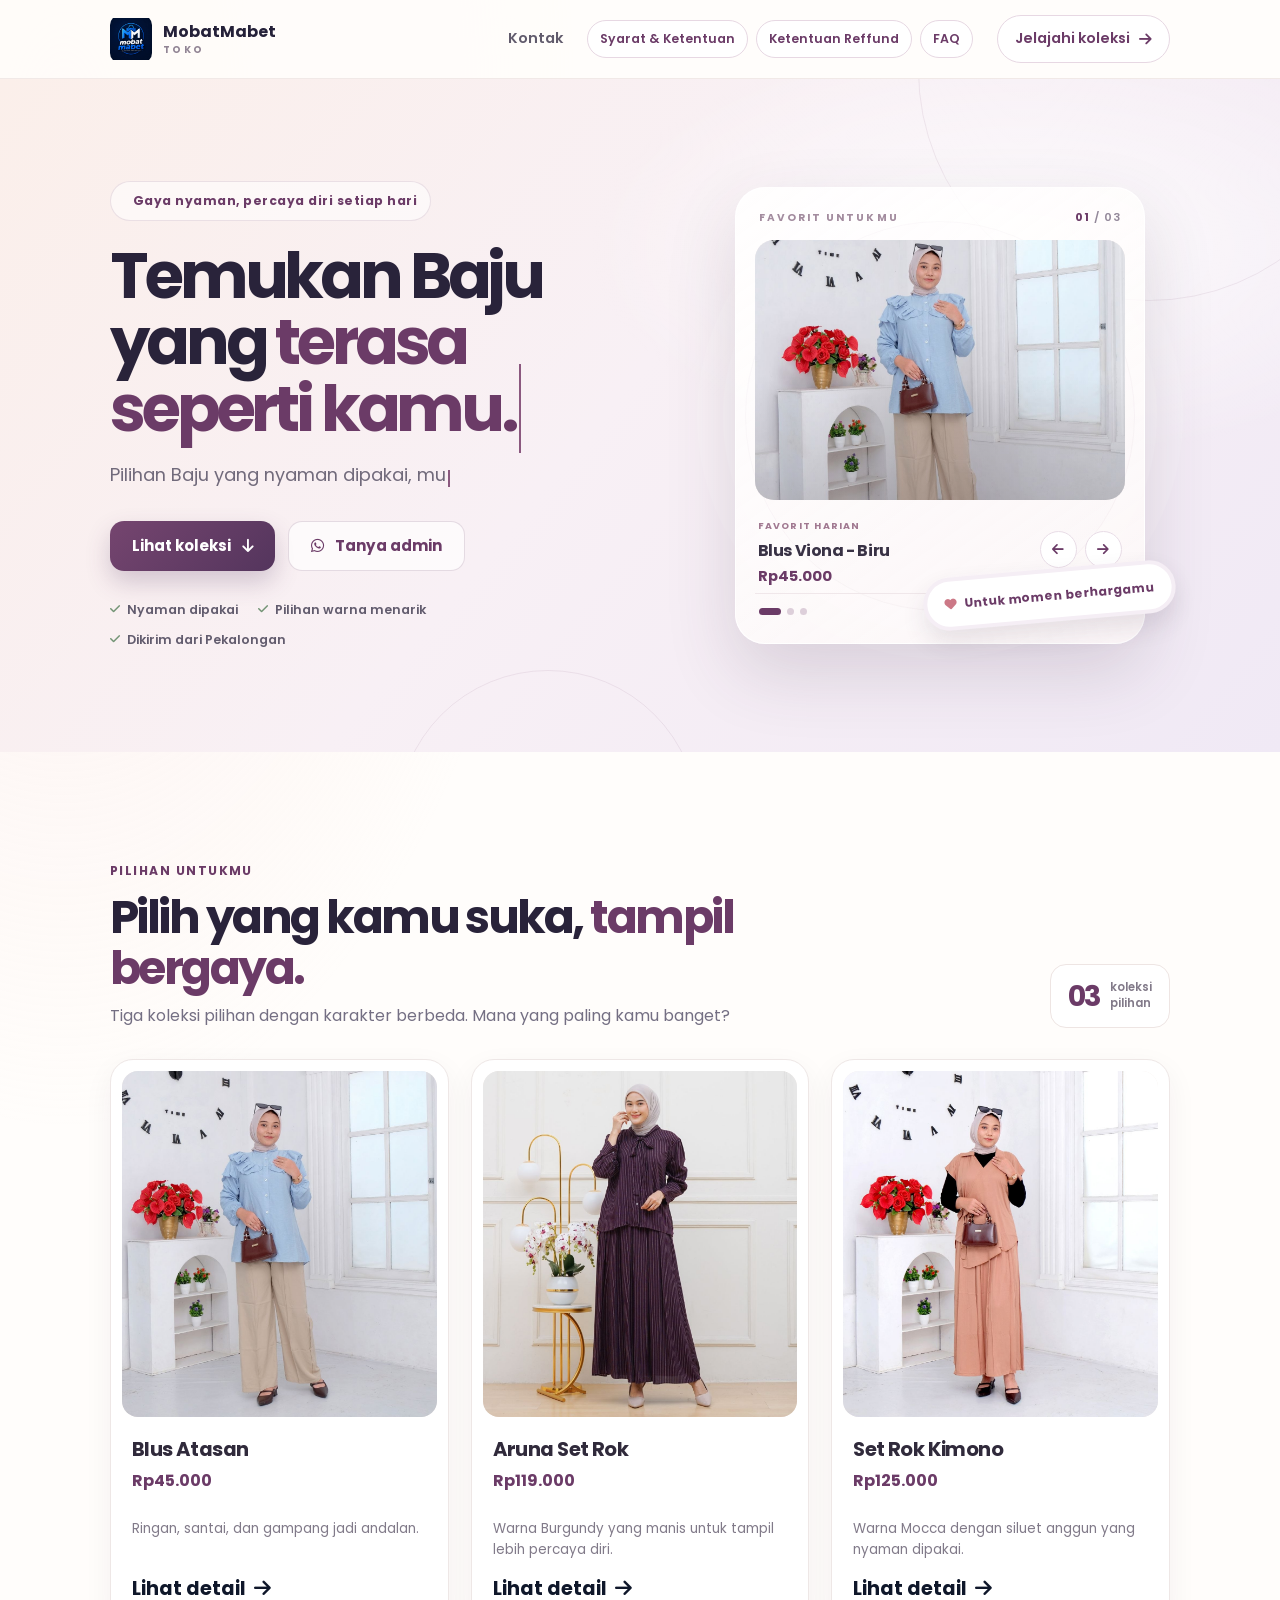
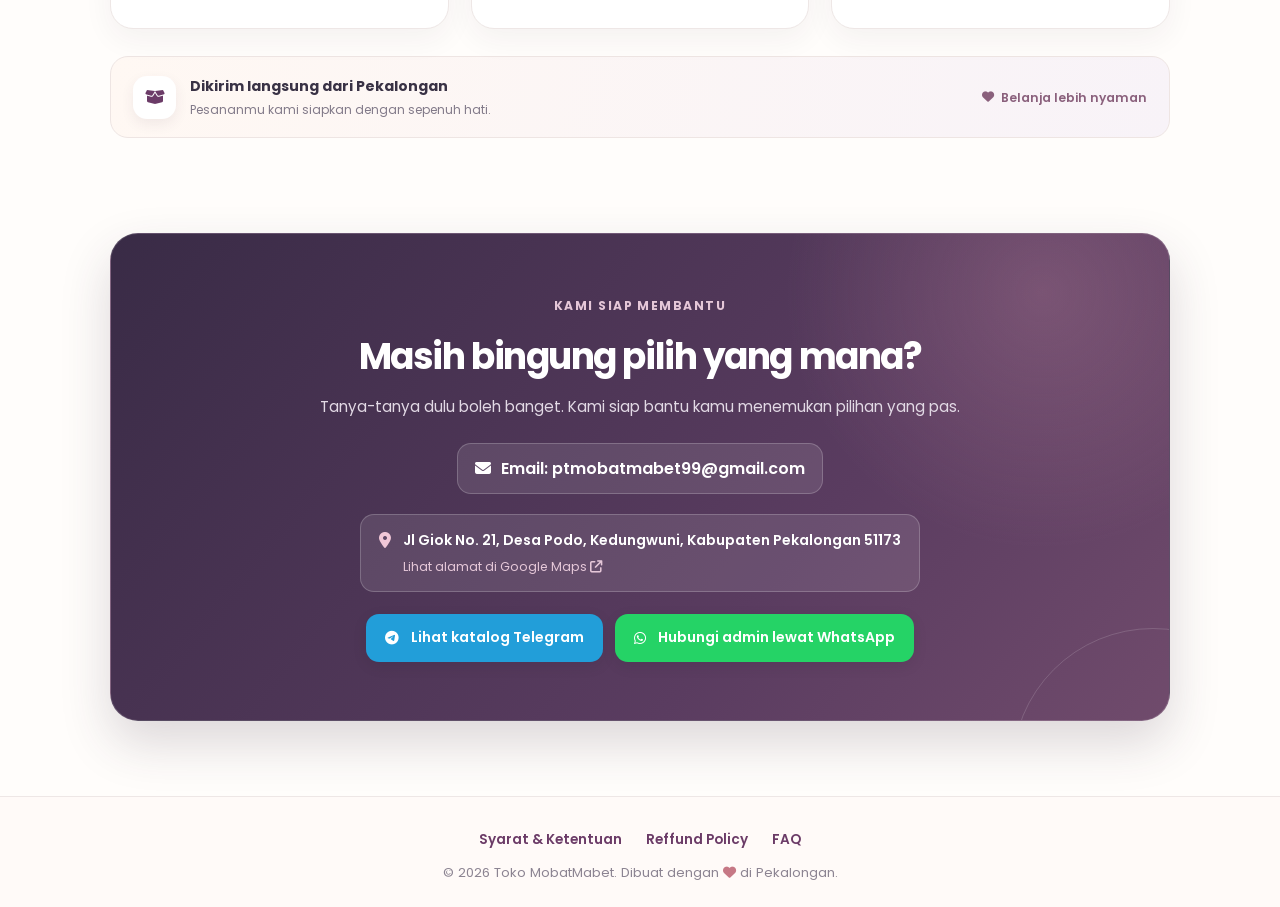
<file: index.html>
<!DOCTYPE html>
<html lang="id">
<head>
    <meta charset="UTF-8">
    <meta name="viewport" content="width=device-width, initial-scale=1.0">
    <title>MobatMabet | Jual Baju</title>
    <!-- Favicon -->
    <link rel="icon" type="image/avif" href="assets/img/logo-toko/logo-portrait.avif">
    <!-- Google Fonts: Poppins -->
    <link href="https://fonts.googleapis.com/css2?family=Poppins:wght@300;400;500;600;700&display=swap" rel="stylesheet">
    <!-- Hubungkan ke file CSS utama -->
    <link rel="stylesheet" href="assets/css/style.css">
    <link rel="stylesheet" href="https://cdnjs.cloudflare.com/ajax/libs/font-awesome/6.4.0/css/all.min.css">
</head>
<body class="landing-page">
    <header class="site-header">
        <nav class="container site-nav" aria-label="Navigasi utama">
            <a class="brand-lockup" href="index.html" aria-label="Toko MobatMabet, beranda">
                <img src="assets/img/logo-toko/logo-portrait.avif" alt="" class="brand-mark">
                <span class="brand-name">MobatMabet <small>TOKO</small></span>
            </a>
            <div class="site-nav-links">
                <a href="#kontak">Kontak</a>
            </div>
            <div class="site-nav-legal" aria-label="Informasi toko">
                <a href="syarat-ketentuan.html">Syarat &amp; Ketentuan</a>
                <a href="refund-policy.html">Ketentuan Reffund</a>
                <a href="faq.html">FAQ</a>
            </div>
            <a class="nav-cta" href="#koleksi">Jelajahi koleksi <i class="fa-solid fa-arrow-right"></i></a>
        </nav>
    </header>

    <section class="hero-landing">
        <div class="container hero-layout">
            <div class="hero-copy">
                <span class="hero-kicker"><i class="fa-solid fa-sparkles"></i> Gaya nyaman, percaya diri setiap hari</span>
                <h1 aria-label="Temukan Baju yang terasa seperti kamu.">
                    Temukan Baju yang <span id="typed-hero-text" aria-hidden="true">terasa seperti kamu.</span>
                </h1>
                <p class="vision-text" aria-label="Pilihan Baju yang nyaman dipakai, mudah dipadukan, dan siap menemani setiap momen spesialmu.">
                    Pilihan Baju yang nyaman dipakai, mudah dipadukan, dan siap menemani setiap momen spesialmu.
                </p>
                <div class="hero-actions">
                    <a href="#koleksi" class="hero-primary">Lihat koleksi <i class="fa-solid fa-arrow-down"></i></a>
                    <a href="https://wa.me/6281262419674" target="_blank" rel="noopener noreferrer" class="hero-secondary">
                        <i class="fa-brands fa-whatsapp"></i> Tanya admin
                    </a>
                </div>
                <div class="hero-highlights" aria-label="Keunggulan Toko MobatMabet">
                    <span><i class="fa-solid fa-check"></i> Nyaman dipakai</span>
                    <span><i class="fa-solid fa-check"></i> Pilihan warna menarik</span>
                    <span><i class="fa-solid fa-check"></i> Dikirim dari Pekalongan</span>
                </div>
            </div>

            <div class="hero-showcase">
                <div class="showcase-orbit"></div>
                <div class="showcase-card product-carousel" aria-roledescription="tayangan geser" aria-label="Produk pilihan Toko MobatMabet">
                    <div class="carousel-topline">
                        <span class="showcase-label">FAVORIT UNTUKMU</span>
                        <span class="carousel-count" aria-live="polite"><span id="carousel-current">01</span> / 03</span>
                    </div>
                    <a class="carousel-product" id="carousel-link" href="blus-atasan.html" aria-label="Lihat Blus Viona warna Biru">
                        <img id="carousel-image" src="assets/img/blus-atasan/blus-viona-biru.avif" alt="Blus Viona warna Biru" class="carousel-image" loading="eager" fetchpriority="high" decoding="async">
                    </a>
                    <div class="carousel-caption">
                        <div class="carousel-product-info" aria-live="polite">
                            <span class="carousel-category" id="carousel-category">FAVORIT HARIAN</span>
                            <h2 id="carousel-title">Blus Viona - Biru</h2>
                            <p id="carousel-price">Rp45.000</p>
                        </div>
                        <div class="carousel-controls">
                            <button type="button" class="carousel-control" id="carousel-prev" aria-label="Produk sebelumnya">
                                <i class="fa-solid fa-arrow-left"></i>
                            </button>
                            <button type="button" class="carousel-control carousel-control-next" id="carousel-next" aria-label="Produk berikutnya">
                                <i class="fa-solid fa-arrow-right"></i>
                            </button>
                        </div>
                    </div>
                    <div class="carousel-bottomline">
                        <div class="carousel-dots" role="group" aria-label="Pilih produk">
                            <button type="button" class="carousel-dot active" data-slide="0" aria-label="Tampilkan Blus Viona warna Biru" aria-current="true"></button>
                            <button type="button" class="carousel-dot" data-slide="1" aria-label="Tampilkan Set Rok Aruna warna Burgundy"></button>
                            <button type="button" class="carousel-dot" data-slide="2" aria-label="Tampilkan Set Rok Kimono warna Mocca"></button>
                        </div>
                        <span class="carousel-hint">Geser untuk menemukan gayamu <i class="fa-solid fa-sparkles"></i></span>
                    </div>
                </div>
                <span class="showcase-sticker"><i class="fa-solid fa-heart"></i> Untuk momen berhargamu</span>
            </div>
        </div>
    </section>

    <main class="container">
        <section class="product-selection" id="koleksi">
            <div class="collection-heading">
                <div class="collection-heading-copy">
                    <span class="section-kicker">PILIHAN UNTUKMU</span>
                    <h2>Pilih yang kamu suka, <span>tampil bergaya.</span></h2>
                    <p class="section-subtitle">Tiga koleksi pilihan dengan karakter berbeda. Mana yang paling kamu banget?</p>
                </div>
                <div class="collection-count"><strong>03</strong><span>koleksi<br>pilihan</span></div>
            </div>
            
            <div class="product-buttons-grid">
                <a href="blus-atasan.html" class="product-link-card collection-card collection-blouse">
                    <div class="card-img-thumb collection-image">
                        <img src="assets/img/blus-atasan/blus-viona-biru.avif" alt="Blus Atasan" loading="lazy" decoding="async">
                    </div>
                    <div class="collection-card-copy">
                        <h3>Blus Atasan</h3>
                        <p class="collection-price">Rp45.000</p>
                        <p>Ringan, santai, dan gampang jadi andalan.</p>
                        <span class="card-link">Lihat detail <i class="fa-solid fa-arrow-right"></i></span>
                    </div>
                </a>

                <a href="aruna-set-rok.html" class="product-link-card collection-card collection-aruna">
                    <div class="card-img-thumb collection-image">
                        <img src="assets/img/aruna-set-rok/aruna-set-rok-burgundy.avif" alt="Set Rok Aruna warna Burgundy" loading="lazy" decoding="async">
                    </div>
                    <div class="collection-card-copy">
                        <h3>Aruna Set Rok</h3>
                        <p class="collection-price">Rp119.000</p>
                        <p>Warna Burgundy yang manis untuk tampil lebih percaya diri.</p>
                        <span class="card-link">Lihat detail <i class="fa-solid fa-arrow-right"></i></span>
                    </div>
                </a>

                <a href="set-rok-kimono.html" class="product-link-card collection-card collection-kimono">
                    <div class="card-img-thumb collection-image">
                        <img src="assets/img/set-rok-kimono/set-rok-kimono-mocca1.avif" alt="Set Rok Kimono warna Mocca" loading="lazy" decoding="async">
                    </div>
                    <div class="collection-card-copy">
                        <h3>Set Rok Kimono</h3>
                        <p class="collection-price">Rp125.000</p>
                        <p>Warna Mocca dengan siluet anggun yang nyaman dipakai.</p>
                        <span class="card-link">Lihat detail <i class="fa-solid fa-arrow-right"></i></span>
                    </div>
                </a>
            </div>

            <div class="trust-strip">
                <span class="trust-icon"><i class="fa-solid fa-box-open"></i></span>
                <span class="trust-copy"><strong>Dikirim langsung dari Pekalongan</strong><small>Pesananmu kami siapkan dengan sepenuh hati.</small></span>
                <span class="trust-note"><i class="fa-solid fa-heart"></i> Belanja lebih nyaman</span>
            </div>
        </section>

        <section class="contact-section" id="kontak">
            <span class="section-kicker">KAMI SIAP MEMBANTU</span>
            <h2>Masih bingung pilih yang mana?</h2>
            <p>Tanya-tanya dulu boleh banget. Kami siap bantu kamu menemukan pilihan yang pas.</p>
            <a href="mailto:ptmobatmabet99@gmail.com" class="contact-email">
                <i class="fa-solid fa-envelope"></i> Email: ptmobatmabet99@gmail.com
            </a>
            <a href="https://share.google/rcFhVdZn5mDka9Gjy" target="_blank" rel="noopener noreferrer" class="contact-address">
                <i class="fa-solid fa-location-dot" aria-hidden="true"></i>
                <span>
                    <strong>Jl Giok No. 21, Desa Podo, Kedungwuni, Kabupaten Pekalongan 51173</strong>
                    <small>Lihat alamat di Google Maps <i class="fa-solid fa-arrow-up-right-from-square" aria-hidden="true"></i></small>
                </span>
            </a>
            <div class="contact-buttons">
                <a href="https://t.me/mb2store" target="_blank" rel="noopener noreferrer" class="btn-telegram">
                    <i class="fa-brands fa-telegram"></i> Lihat katalog Telegram
                </a>
                <a href="https://wa.me/6281262419674" target="_blank" rel="noopener noreferrer" class="btn-whatsapp">
                    <i class="fa-brands fa-whatsapp"></i> Hubungi admin lewat WhatsApp
                </a>
            </div>
        </section>
    </main>

    <!-- Footer / Copyright -->
    <footer class="site-footer">
        <nav class="footer-links" aria-label="Informasi toko">
            <a href="syarat-ketentuan.html">Syarat &amp; Ketentuan</a>
            <a href="refund-policy.html">Reffund Policy</a>
            <a href="faq.html">FAQ</a>
        </nav>
        <p>&copy; 2026 Toko MobatMabet. Dibuat dengan <i class="fa-solid fa-heart"></i> di Pekalongan.</p>
    </footer>

    <script>
        const featuredProducts = [
            {
                title: 'Blus Viona - Biru',
                category: 'FAVORIT HARIAN',
                price: 'Rp45.000',
                image: 'assets/img/blus-atasan/blus-viona-biru.avif',
                alt: 'Blus Viona warna Biru',
                href: 'blus-atasan.html',
                linkLabel: 'Lihat Blus Viona warna Biru'
            },
            {
                title: 'Set Rok Aruna - Burgundy',
                category: 'PESONA YANG ISTIMEWA',
                price: 'Rp119.000',
                image: 'assets/img/aruna-set-rok/aruna-set-rok-burgundy.avif',
                alt: 'Set Rok Aruna warna Burgundy',
                href: 'aruna-set-rok.html',
                linkLabel: 'Lihat Set Rok Aruna warna Burgundy'
            },
            {
                title: 'Set Rok Kimono - Mocca',
                category: 'LEMBUT & ANGGUN',
                price: 'Rp125.000',
                image: 'assets/img/set-rok-kimono/set-rok-kimono-mocca1.avif',
                alt: 'Set Rok Kimono warna Mocca',
                href: 'set-rok-kimono.html',
                linkLabel: 'Lihat Set Rok Kimono warna Mocca'
            }
        ];
        const carouselImage = document.getElementById('carousel-image');
        const carouselLink = document.getElementById('carousel-link');
        const carouselTitle = document.getElementById('carousel-title');
        const carouselCategory = document.getElementById('carousel-category');
        const carouselPrice = document.getElementById('carousel-price');
        const carouselCurrent = document.getElementById('carousel-current');
        const carouselDots = Array.from(document.querySelectorAll('.carousel-dot'));
        const productCarousel = document.querySelector('.product-carousel');
        const heroCopy = document.querySelector('.hero-copy');
        const typedHeroText = document.getElementById('typed-hero-text');
        const visionText = document.querySelector('.vision-text');
        let activeSlide = 0;
        let touchStartX = null;
        let suppressCarouselClick = false;
        const reducedMotion = window.matchMedia('(prefers-reduced-motion: reduce)').matches;
        let heroIsVisible = !('IntersectionObserver' in window);
        let carouselIsVisible = !('IntersectionObserver' in window);
        let pageIsVisible = !document.hidden;
        let visionFrame = null;
        let visionElapsed = 0;
        let visionLastFrame = null;
        let visionTypedCharacterCount = -1;
        let heroTimer = null;
        let heroTimerDeadline = 0;
        let heroTimerRemaining = 0;
        let heroTimerCallback = null;
        let carouselTimer = null;
        let carouselTimerDeadline = 0;
        let carouselTimerRemaining = 5000;
        let carouselAutoplayStopped = false;
        let syncCarouselAutoplay = () => {};

        const heroPhrases = [
            'terasa seperti kamu.',
            'nyaman di setiap langkah.',
            'siap temani harimu.'
        ];

        function canAnimateHero() {
            return !reducedMotion && heroIsVisible && pageIsVisible;
        }

        function syncVisionTyping() {
            if (!canAnimateHero() || visionFrame !== null) return;
            visionFrame = window.requestAnimationFrame((now) => {
                visionFrame = null;
                if (visionLastFrame !== null) {
                    visionElapsed += now - visionLastFrame;
                }
                visionLastFrame = now;

                const progress = Math.min(visionElapsed / 3000, 1);
                const typedCharacters = Math.floor(progress * fullVisionText.length);
                if (typedCharacters !== visionTypedCharacterCount) {
                    visionText.textContent = fullVisionText.slice(0, typedCharacters);
                    visionTypedCharacterCount = typedCharacters;
                }

                if (progress < 1) {
                    syncVisionTyping();
                } else {
                    visionLastFrame = null;
                    visionText.classList.remove('is-typing');
                }
            });
        }

        const fullVisionText = visionText.textContent.trim();
        if (!reducedMotion) {
            visionText.textContent = '';
            visionText.classList.add('is-typing');
        }

        function pauseVisionTyping() {
            if (visionFrame !== null) {
                window.cancelAnimationFrame(visionFrame);
                visionFrame = null;
            }
            visionLastFrame = null;
        }

        function startHeroTimer() {
            if (heroTimerCallback === null || heroTimer !== null || !canAnimateHero()) return;
            heroTimerDeadline = performance.now() + heroTimerRemaining;
            heroTimer = window.setTimeout(() => {
                const callback = heroTimerCallback;
                heroTimer = null;
                heroTimerCallback = null;
                heroTimerRemaining = 0;
                callback();
            }, heroTimerRemaining);
        }

        function scheduleHeroStep(callback, delay) {
            heroTimerCallback = callback;
            heroTimerRemaining = delay;
            startHeroTimer();
        }

        function pauseHeroTimer() {
            if (heroTimer === null) return;
            window.clearTimeout(heroTimer);
            heroTimer = null;
            heroTimerRemaining = Math.max(0, heroTimerDeadline - performance.now());
        }

        function syncHeroAnimation() {
            if (canAnimateHero()) {
                syncVisionTyping();
                startHeroTimer();
            } else {
                pauseVisionTyping();
                pauseHeroTimer();
            }
        }

        if (!reducedMotion) {
            const typingInterval = 5000;
            let phraseIndex = 0;
            let cycleElapsed = 0;

            function animateHeroPhrase() {
                cycleElapsed = 0;
                const nextPhrase = heroPhrases[phraseIndex];
                phraseIndex = (phraseIndex + 1) % heroPhrases.length;
                let deleteIndex = typedHeroText.textContent.length;

                function deleteCurrentText() {
                    if (deleteIndex > 0) {
                        typedHeroText.textContent = typedHeroText.textContent.slice(0, -1);
                        deleteIndex -= 1;
                        cycleElapsed += 24;
                        scheduleHeroStep(deleteCurrentText, 24);
                        return;
                    }

                    let typeIndex = 0;
                    function typeNextCharacter() {
                        if (typeIndex < nextPhrase.length) {
                            typedHeroText.textContent += nextPhrase.charAt(typeIndex);
                            typeIndex += 1;
                            cycleElapsed += 52;
                            scheduleHeroStep(typeNextCharacter, 52);
                            return;
                        }

                        const remainingInterval = Math.max(0, typingInterval - cycleElapsed);
                        scheduleHeroStep(animateHeroPhrase, remainingInterval);
                    }

                    typeNextCharacter();
                }

                deleteCurrentText();
            }

            scheduleHeroStep(animateHeroPhrase, typingInterval);
        }

        if ('IntersectionObserver' in window) {
            const heroObserver = new IntersectionObserver(([entry]) => {
                heroIsVisible = entry.isIntersecting && entry.intersectionRatio >= 0.15;
                syncHeroAnimation();
            }, { threshold: 0.15 });
            heroObserver.observe(heroCopy);

            const carouselObserver = new IntersectionObserver(([entry]) => {
                carouselIsVisible = entry.isIntersecting && entry.intersectionRatio >= 0.15;
                syncCarouselAutoplay();
            }, { threshold: 0.15 });
            carouselObserver.observe(productCarousel);
        }

        document.addEventListener('visibilitychange', () => {
            pageIsVisible = !document.hidden;
            syncHeroAnimation();
            syncCarouselAutoplay();
        });

        syncHeroAnimation();

        function showFeaturedProduct(index) {
            activeSlide = (index + featuredProducts.length) % featuredProducts.length;
            const product = featuredProducts[activeSlide];
            carouselImage.classList.add('is-changing');
            window.setTimeout(() => {
                carouselImage.src = product.image;
                carouselImage.alt = product.alt;
                carouselLink.href = product.href;
                carouselLink.setAttribute('aria-label', product.linkLabel);
                carouselTitle.textContent = product.title;
                carouselCategory.textContent = product.category;
                carouselPrice.textContent = product.price;
                [carouselTitle, carouselCategory, carouselPrice].forEach((element) => {
                    element.classList.remove('text-arrive');
                    void element.offsetWidth;
                    element.classList.add('text-arrive');
                });
                carouselCurrent.textContent = String(activeSlide + 1).padStart(2, '0');
                carouselDots.forEach((dot, dotIndex) => {
                    const isActive = dotIndex === activeSlide;
                    dot.classList.toggle('active', isActive);
                    if (isActive) {
                        dot.setAttribute('aria-current', 'true');
                    } else {
                        dot.removeAttribute('aria-current');
                    }
                });
                carouselImage.classList.remove('is-changing');
            }, 120);
        }

        syncCarouselAutoplay = function () {
            const shouldRun = !reducedMotion && carouselIsVisible && pageIsVisible && !carouselAutoplayStopped;
            if (shouldRun && carouselTimer === null) {
                carouselTimerDeadline = performance.now() + carouselTimerRemaining;
                carouselTimer = window.setTimeout(() => {
                    carouselTimer = null;
                    carouselTimerRemaining = 5000;
                    showFeaturedProduct(activeSlide + 1);
                    syncCarouselAutoplay();
                }, carouselTimerRemaining);
            } else if (!shouldRun && carouselTimer !== null) {
                window.clearTimeout(carouselTimer);
                carouselTimer = null;
                carouselTimerRemaining = Math.max(0, carouselTimerDeadline - performance.now());
            }
        };

        function stopCarouselAutoplay() {
            carouselAutoplayStopped = true;
            if (carouselTimer !== null) {
                window.clearTimeout(carouselTimer);
                carouselTimer = null;
            }
        }

        if (!reducedMotion) {
            syncCarouselAutoplay();

            productCarousel.addEventListener('pointerenter', stopCarouselAutoplay, { once: true });
            productCarousel.addEventListener('pointerdown', stopCarouselAutoplay, { once: true });
            productCarousel.addEventListener('focusin', stopCarouselAutoplay, { once: true });
            productCarousel.addEventListener('keydown', stopCarouselAutoplay, { once: true });
            productCarousel.addEventListener('touchstart', stopCarouselAutoplay, { once: true, passive: true });
            productCarousel.addEventListener('click', stopCarouselAutoplay, { once: true });
        }

        document.getElementById('carousel-prev').addEventListener('click', () => {
            showFeaturedProduct(activeSlide - 1);
        });
        document.getElementById('carousel-next').addEventListener('click', () => {
            showFeaturedProduct(activeSlide + 1);
        });
        carouselDots.forEach((dot) => {
            dot.addEventListener('click', () => showFeaturedProduct(Number(dot.dataset.slide)));
        });
        productCarousel.addEventListener('keydown', (event) => {
            if (event.key === 'ArrowLeft') {
                event.preventDefault();
                showFeaturedProduct(activeSlide - 1);
            } else if (event.key === 'ArrowRight') {
                event.preventDefault();
                showFeaturedProduct(activeSlide + 1);
            }
        });
        productCarousel.addEventListener('touchstart', (event) => {
            touchStartX = event.changedTouches[0].clientX;
        }, { passive: true });
        productCarousel.addEventListener('touchend', (event) => {
            if (touchStartX === null) return;
            const swipeDistance = event.changedTouches[0].clientX - touchStartX;
            touchStartX = null;
            if (Math.abs(swipeDistance) < 45) return;
            suppressCarouselClick = true;
            showFeaturedProduct(activeSlide + (swipeDistance < 0 ? 1 : -1));
            window.setTimeout(() => {
                suppressCarouselClick = false;
            }, 400);
        }, { passive: true });
        carouselLink.addEventListener('click', (event) => {
            if (suppressCarouselClick) event.preventDefault();
        });
    </script>
</body>
</html>
</file>
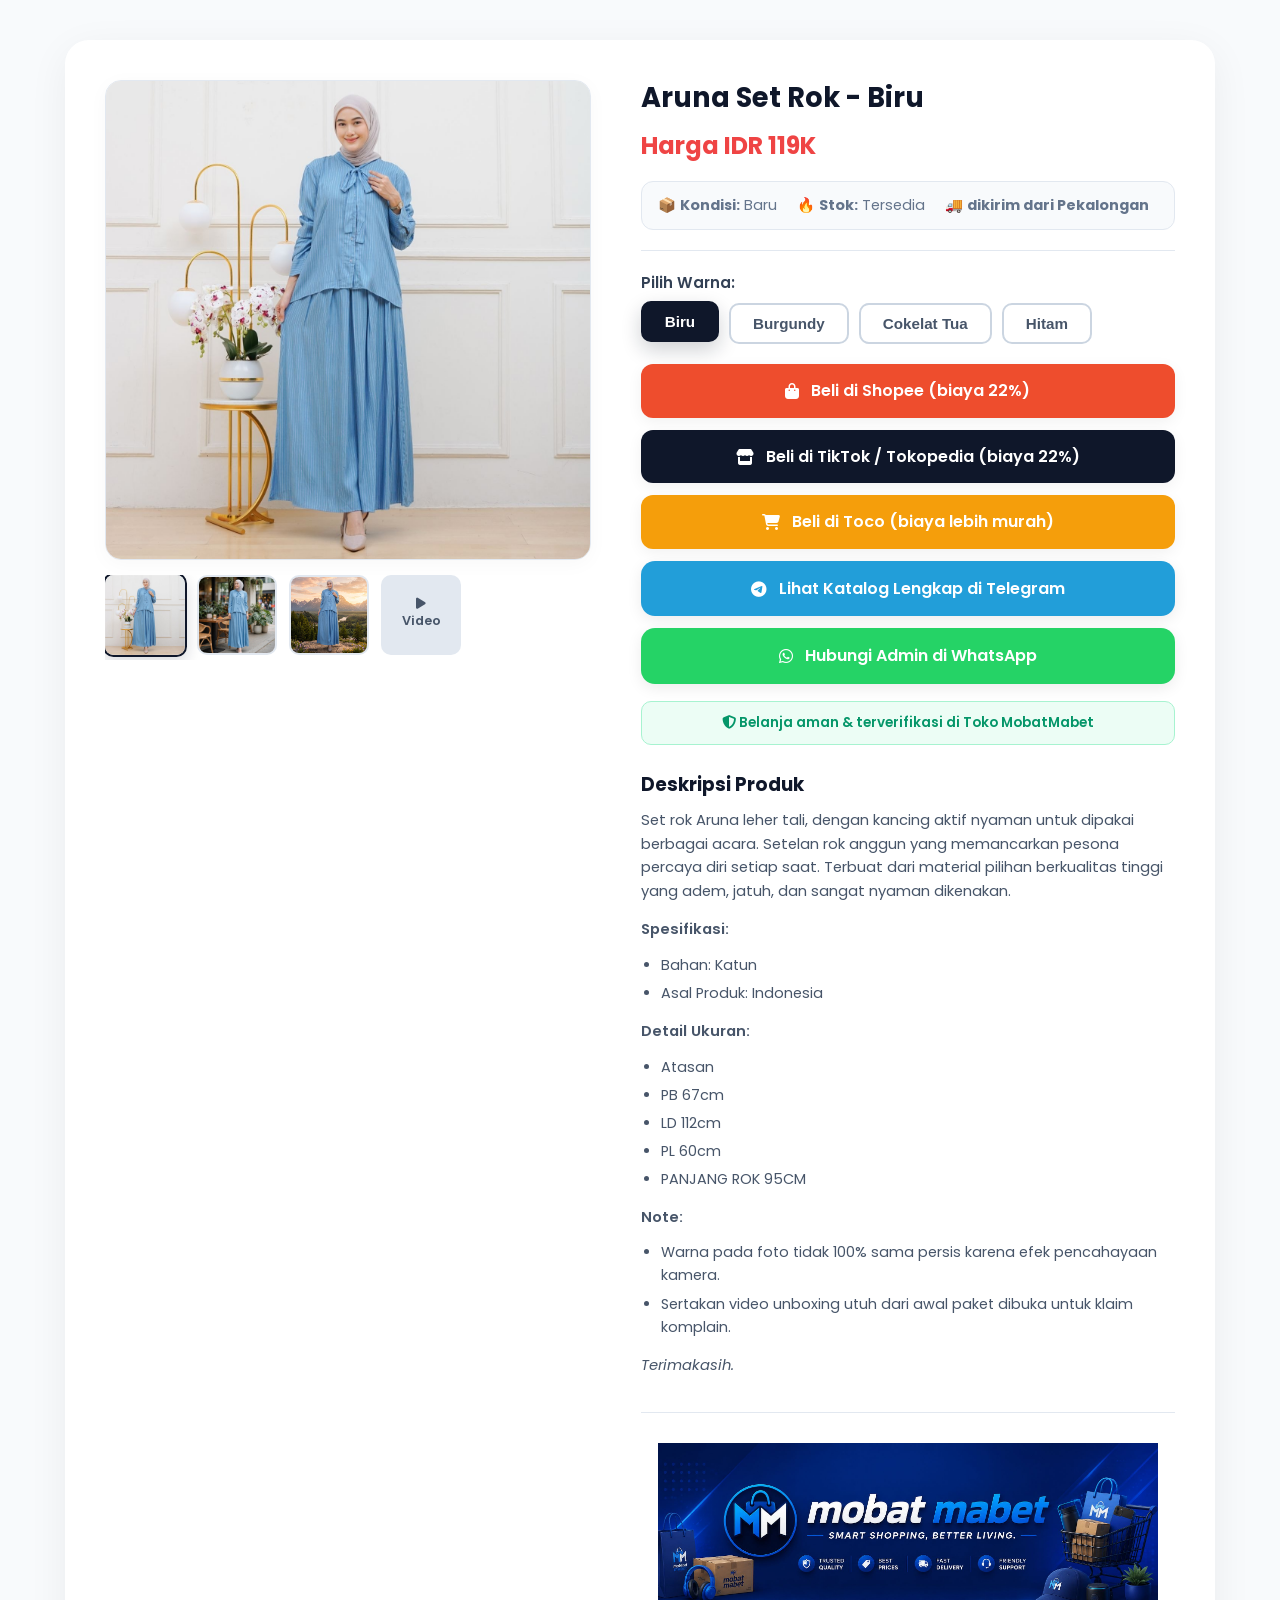
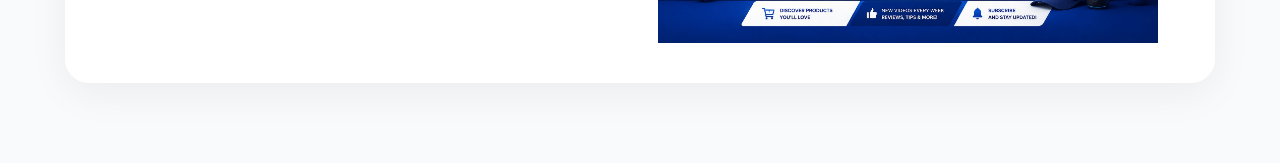
<file: aruna-set-rok.html>
<!DOCTYPE html>
<html lang="id">
<head>
    <meta charset="UTF-8">
    <meta name="viewport" content="width=device-width, initial-scale=1.0">
    <title>Aruna Set Rok</title>
    <link rel="icon" type="image/avif" href="assets/img/logo-toko/logo-portrait.avif">
    <link rel="stylesheet" href="assets/css/style.css">
    <link href="https://fonts.googleapis.com/css2?family=Poppins:wght@300;400;500;600;700&display=swap" rel="stylesheet">
    <link rel="stylesheet" href="https://cdnjs.cloudflare.com/ajax/libs/font-awesome/6.4.0/css/all.min.css">
    <style>
        /* Perbaikan khusus agar teks deskripsi tidak meluber ke kanan di Android */
        .description, .description p, .description ul, .description li {
            word-wrap: break-word;
            overflow-wrap: break-word;
            max-width: 100%;
        }
    </style>
</head>
<body>

    <div class="product-page-wrapper">
        <!-- Galeri Foto & Video (Kiri) -->
        <div class="product-gallery">
            <div class="main-display">
                <img id="main-img" src="assets/img/aruna-set-rok/aruna-set-rok-biru.avif" alt="Aruna Set Rok Biru" loading="eager" fetchpriority="high" decoding="async">
                <video id="main-video" controls preload="none" style="display: none;">
                    Browser Anda tidak mendukung tag video.
                </video>
            </div>

            <div class="thumbnail-list" id="thumbnails">
                <img src="assets/img/aruna-set-rok/aruna-set-rok-biru.avif" alt="Aruna Set Rok Biru, foto 1" class="thumb active" role="button" tabindex="0" loading="lazy" decoding="async" onclick="changeMedia('img', 'assets/img/aruna-set-rok/aruna-set-rok-biru.avif', this)">
                <img src="assets/img/aruna-set-rok/aruna-set-rok-biru2.avif" alt="Aruna Set Rok Biru, foto 2" class="thumb" role="button" tabindex="0" loading="lazy" decoding="async" onclick="changeMedia('img', 'assets/img/aruna-set-rok/aruna-set-rok-biru2.avif', this)">
                <img src="assets/img/aruna-set-rok/aruna-set-rok-biru3.avif" alt="Aruna Set Rok Biru, foto 3" class="thumb" role="button" tabindex="0" loading="lazy" decoding="async" onclick="changeMedia('img', 'assets/img/aruna-set-rok/aruna-set-rok-biru3.avif', this)">
                <div class="thumb video-thumb" role="button" tabindex="0" aria-label="Putar video Aruna Set Rok Biru" onclick="changeMedia('vid', 'assets/vid/aruna-set-rok/aruna-set-rok-biru.mp4', this)">
                    <i class="fa-solid fa-play"></i> Video
                </div>
            </div>
        </div>

        <!-- Detail Produk & Informasi (Kanan) -->
        <div class="product-details">
            <h1 id="product-title">Aruna Set Rok - Biru</h1>
            <div class="price">Harga IDR 119K</div>
            
            <div class="meta-info">
                <span>📦 <strong>Kondisi:</strong> Baru</span>
                <span>🔥 <strong>Stok:</strong> Tersedia</span>
                <span>🚚 <strong>dikirim dari Pekalongan</strong></span>
            </div>

            <hr>

            <div class="variant-section">
                <label>Pilih Warna:</label>
                <div class="color-options">
                    <button class="color-btn active" data-color="Biru" onclick="selectColor('Biru')">Biru</button>
                    <button class="color-btn" data-color="Burgundy" onclick="selectColor('Burgundy')">Burgundy</button>
                    <button class="color-btn" data-color="Cokelat Tua" onclick="selectColor('Cokelat Tua')">Cokelat Tua</button>
                    <button class="color-btn" data-color="Hitam" onclick="selectColor('Hitam')">Hitam</button>
                </div>
            </div>

            <div class="action-buttons">
                <a href="https://shopee.co.id/Aruna-setelan-rok-legan-panjang-katun-rayon-i.131196354.42184126177" target="_blank" rel="noopener noreferrer" class="btn-marketplace btn-shopee">
                    <i class="fa-solid fa-bag-shopping"></i> Beli di Shopee (biaya 22%)
                </a>
                <a href="https://shop-id.tokopedia.com/view/product/1737334719763940821" target="_blank" rel="noopener noreferrer" class="btn-marketplace btn-toktok">
                    <i class="fa-solid fa-store"></i> Beli di TikTok / Tokopedia (biaya 22%)
                </a>
                <a href="https://toco.id/listing/aruna-setelan-rok-lengan-panjang-katun-rayon-1788417192291-db5d" target="_blank" rel="noopener noreferrer" class="btn-marketplace btn-toco">
                    <i class="fa-solid fa-cart-shopping"></i> Beli di Toco (biaya lebih murah)
                </a>
                <a href="https://t.me/mb2store" target="_blank" rel="noopener noreferrer" class="btn-marketplace btn-telegram">
                    <i class="fa-brands fa-telegram"></i> Lihat Katalog Lengkap di Telegram
                </a>
                <a id="wa-button" href="https://wa.me/6281262419674?text=Halo%20Toko%20MobatMabet,%20saya%20mau%20pesan%20Aruna%20Set%20Rok%20-%20Biru" target="_blank" rel="noopener noreferrer" class="btn-marketplace btn-whatsapp">
                    <i class="fa-brands fa-whatsapp"></i> Hubungi Admin di WhatsApp
                </a>
                <span class="badge-verify">
                    <i class="fa-solid fa-shield-halved"></i> Belanja aman & terverifikasi di Toko MobatMabet
                </span>
            </div>

            <div class="description">
                <h3>Deskripsi Produk</h3>
                <p>Set rok Aruna leher tali, dengan kancing aktif nyaman untuk dipakai berbagai acara. Setelan rok anggun yang memancarkan pesona percaya diri setiap saat. Terbuat dari material pilihan berkualitas tinggi yang adem, jatuh, dan sangat nyaman dikenakan.</p>
                
                <p class="desc-subtitle">Spesifikasi: </p>
                <ul>
                    <li>Bahan: Katun</li>
                    <li>Asal Produk: Indonesia</li>
                </ul>
                <p class="desc-subtitle">Detail Ukuran:</p>
                <ul>
                    <li>Atasan</li>
                    <li>PB 67cm</li>
                    <li>LD 112cm</li>
                    <li>PL 60cm</li>
                    <li>PANJANG ROK 95CM</li>
                </ul>

                <p class="desc-subtitle">Note:</p>
                <ul>
                    <li>Warna pada foto tidak 100% sama persis karena efek pencahayaan kamera.</li>
                    <li>Sertakan video unboxing utuh dari awal paket dibuka untuk klaim komplain.</li>
                </ul>
                <p class="desc-footer">Terimakasih.</p>

                <!-- LOGO LANDSCAPE DI BAWAH -->
                <div class="store-banner-footer" style="margin-top: 35px; text-align: center; border-top: 1px solid #e2e8f0; padding-top: 30px;">
                    <a href="index.html">
                        <img src="assets/img/logo-toko/logo-landscape.avif" alt="MobatMabet Store Logo" loading="lazy" decoding="async" style="width: 100%; max-width: 500px; height: auto; object-fit: contain; display: block; margin: 0 auto;">
                    </a>
                </div>
            </div>
        </div>
    </div>

    <script>
        const phoneNum = "6281262419674";
        const productData = {
            'Biru': {
                title: 'Aruna Set Rok - Biru',
                images: [
                    'assets/img/aruna-set-rok/aruna-set-rok-biru.avif', 
                    'assets/img/aruna-set-rok/aruna-set-rok-biru2.avif', 
                    'assets/img/aruna-set-rok/aruna-set-rok-biru3.avif'
                ],
                video: 'assets/vid/aruna-set-rok/aruna-set-rok-biru.mp4'
            },
            'Burgundy': {
                title: 'Aruna Set Rok - Burgundy',
                images: [
                    'assets/img/aruna-set-rok/aruna-set-rok-burgundy.avif', 
                    'assets/img/aruna-set-rok/aruna-set-rok-burgundy2.avif', 
                    'assets/img/aruna-set-rok/aruna-set-rok-burgundy3.avif'
                ],
                video: null
            },
            'Cokelat Tua': {
                title: 'Aruna Set Rok - Cokelat Tua',
                images: [
                    'assets/img/aruna-set-rok/aruna-set-rok-cokelatTua.avif', 
                    'assets/img/aruna-set-rok/aruna-set-rok-cokelatTua2.avif', 
                    'assets/img/aruna-set-rok/aruna-set-rok-cokelatTua3.avif'
                ],
                video: 'assets/vid/aruna-set-rok/aruna-set-rok-cokelatTua.mp4'
            },
            'Hitam': {
                title: 'Aruna Set Rok - Hitam',
                images: [
                    'assets/img/aruna-set-rok/aruna-set-rok-hitam.avif', 
                    'assets/img/aruna-set-rok/aruna-set-rok-hitam2.avif', 
                    'assets/img/aruna-set-rok/aruna-set-rok-hitam3.avif'
                ],
                video: 'assets/vid/aruna-set-rok/aruna-set-rok-hitam.mp4'
            }
        };

        function selectColor(colorName) {
            document.querySelectorAll('.color-btn').forEach(btn => {
                btn.classList.toggle('active', btn.dataset.color === colorName);
            });
            const data = productData[colorName];
            const productTitle = document.getElementById('product-title');
            productTitle.innerText = data.title;
            productTitle.classList.remove('text-arrive');
            void productTitle.offsetWidth;
            productTitle.classList.add('text-arrive');
            const waText = encodeURIComponent(`Halo MobatMabet Store, saya mau pesan ${data.title}`);
            document.getElementById('wa-button').href = `https://wa.me/${phoneNum}?text=${waText}`;

            const thumbsContainer = document.getElementById('thumbnails');
            thumbsContainer.innerHTML = `
                <img src="${data.images[0]}" alt="${data.title}, foto 1" class="thumb active" role="button" tabindex="0" loading="lazy" decoding="async" onclick="changeMedia('img', '${data.images[0]}', this)">
                <img src="${data.images[1]}" alt="${data.title}, foto 2" class="thumb" role="button" tabindex="0" loading="lazy" decoding="async" onclick="changeMedia('img', '${data.images[1]}', this)">
                <img src="${data.images[2]}" alt="${data.title}, foto 3" class="thumb" role="button" tabindex="0" loading="lazy" decoding="async" onclick="changeMedia('img', '${data.images[2]}', this)">
                ${data.video ? `<div class="thumb video-thumb" role="button" tabindex="0" aria-label="Putar video ${data.title}" onclick="changeMedia('vid', '${data.video}', this)">
                    <i class="fa-solid fa-play"></i> Video
                </div>` : ''}
            `;
            changeMedia('img', data.images[0], thumbsContainer.children[0]);
        }

        function changeMedia(type, src, element) {
            const mainImg = document.getElementById('main-img');
            const mainVideo = document.getElementById('main-video');
            document.querySelectorAll('.thumb, .video-thumb').forEach(t => t.classList.remove('active'));
            if (element) element.classList.add('active');

            if (type === 'img') {
                mainVideo.pause();
                mainVideo.style.display = 'none';
                mainImg.src = src;
                mainImg.style.display = 'block';
            } else if (type === 'vid') {
                mainImg.style.display = 'none';
                mainVideo.src = src;
                mainVideo.load();
                mainVideo.style.display = 'block';
            }
        }

        document.getElementById('thumbnails').addEventListener('keydown', (event) => {
            if ((event.key === 'Enter' || event.key === ' ') && event.target.matches('.thumb, .video-thumb')) {
                event.preventDefault();
                event.target.click();
            }
        });
    </script>
</body>
</html>
</file>
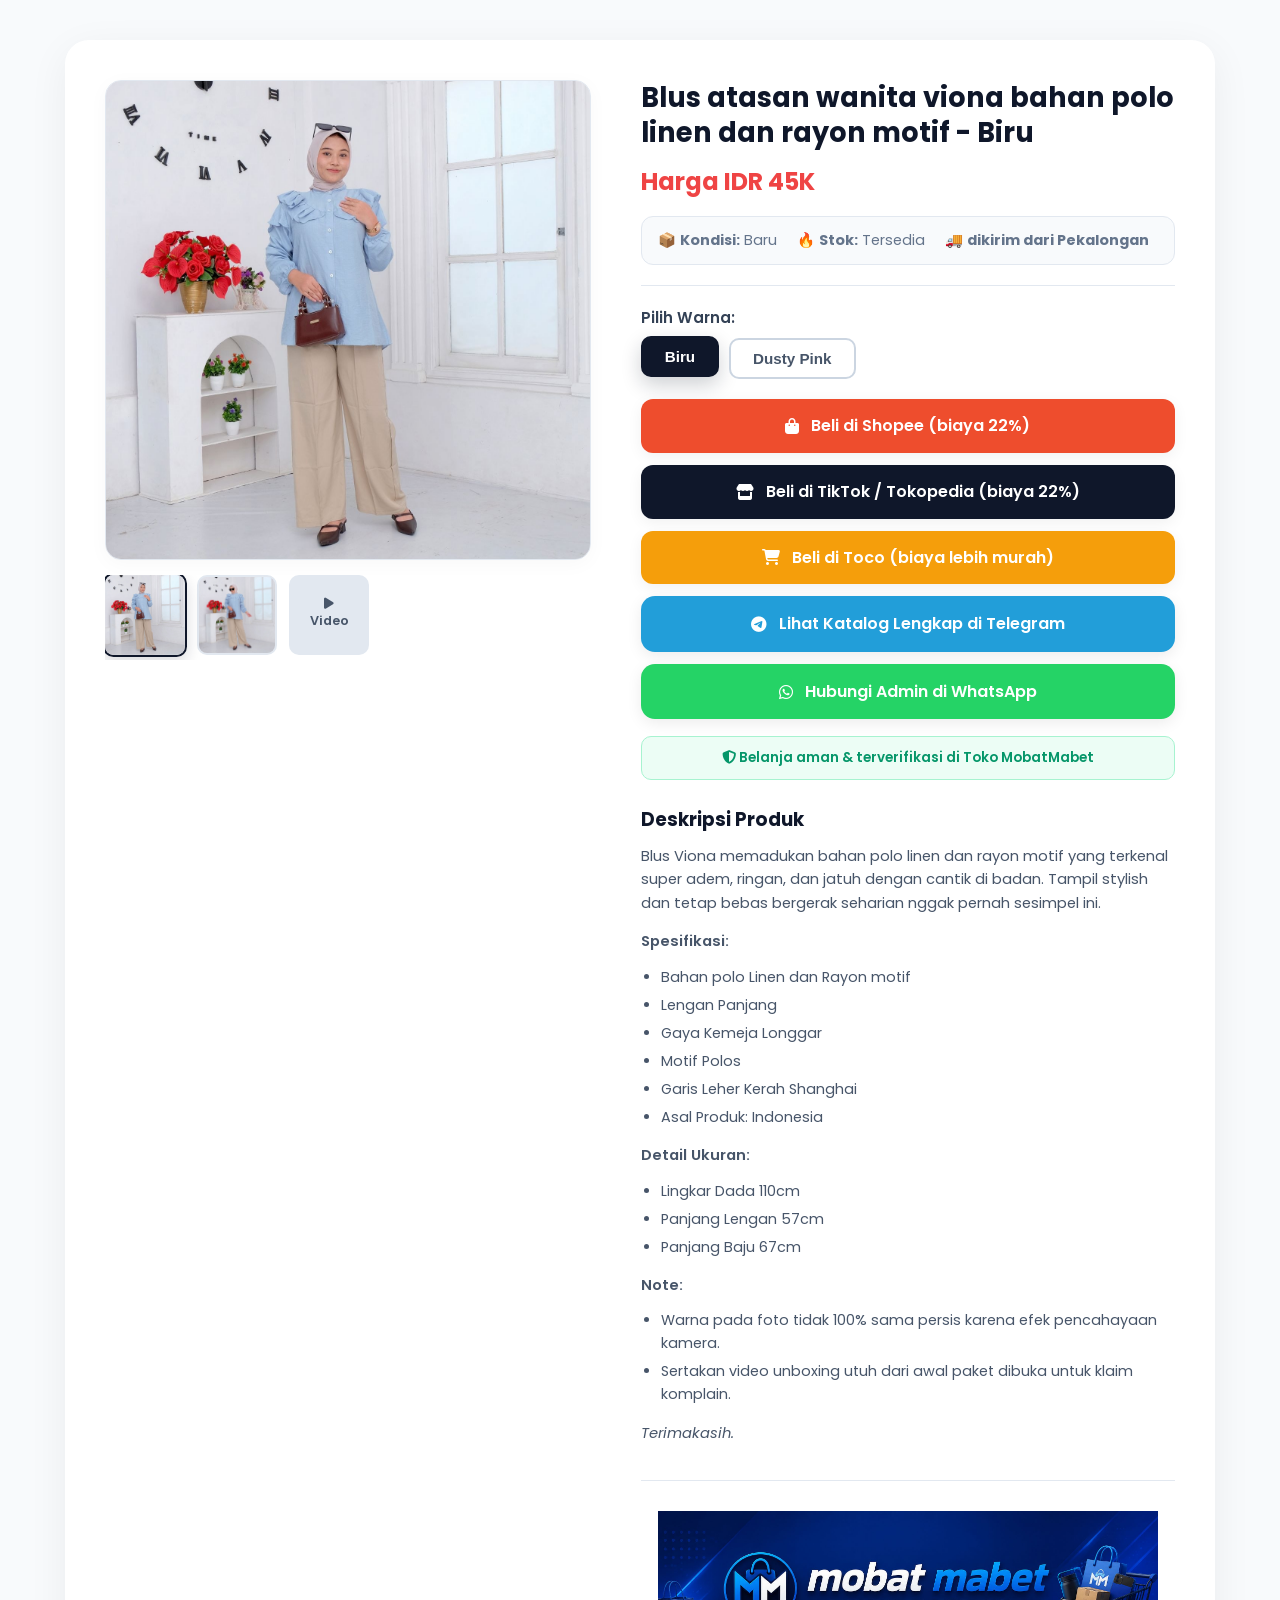
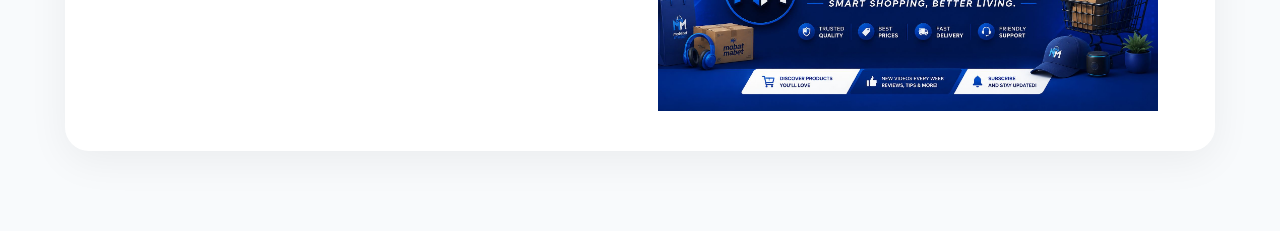
<file: blus-atasan.html>
<!DOCTYPE html>
<html lang="id">
<head>
    <meta charset="UTF-8">
    <meta name="viewport" content="width=device-width, initial-scale=1.0">
    <title>Blus Atasan Wanita Viona</title>
    <link rel="icon" type="image/avif" href="assets/img/logo-toko/logo-portrait.avif">
    <link rel="stylesheet" href="assets/css/style.css">
    <link href="https://fonts.googleapis.com/css2?family=Poppins:wght@300;400;500;600;700&display=swap" rel="stylesheet">
    <link rel="stylesheet" href="https://cdnjs.cloudflare.com/ajax/libs/font-awesome/6.4.0/css/all.min.css">
</head>
<body>

    <div class="product-page-wrapper">
        <!-- Galeri Foto & Video (Kiri) -->
        <div class="product-gallery">
            <div class="main-display">
                <img id="main-img" src="assets/img/blus-atasan/blus-viona-biru.avif" alt="Blus Viona Biru" loading="eager" fetchpriority="high" decoding="async">
                <video id="main-video" controls preload="none" style="display: none;">
                    Browser Anda tidak mendukung tag video.
                </video>
            </div>

            <div class="thumbnail-list" id="thumbnails">
                <img src="assets/img/blus-atasan/blus-viona-biru.avif" alt="Blus Viona Biru, foto 1" class="thumb active" role="button" tabindex="0" loading="lazy" decoding="async" onclick="changeMedia('img', 'assets/img/blus-atasan/blus-viona-biru.avif', this)">
                <img src="assets/img/blus-atasan/blus-viona-biru2.avif" alt="Blus Viona Biru, foto 2" class="thumb" role="button" tabindex="0" loading="lazy" decoding="async" onclick="changeMedia('img', 'assets/img/blus-atasan/blus-viona-biru2.avif', this)">
                <div class="thumb video-thumb" role="button" tabindex="0" aria-label="Putar video Blus Viona Biru" onclick="changeMedia('vid', 'assets/vid/blus-atasan/blus-viona-biru.mp4', this)">
                    <i class="fa-solid fa-play"></i> Video
                </div>
            </div>
        </div>

        <!-- Detail Produk & Informasi (Kanan) -->
        <div class="product-details">
            <h1 id="product-title">Blus atasan wanita viona bahan polo linen dan rayon motif - Biru</h1>
            <div class="price">Harga IDR 45K</div>
            
            <div class="meta-info">
                <span>📦 <strong>Kondisi:</strong> Baru</span>
                <span>🔥 <strong>Stok:</strong> Tersedia</span>
                <span>🚚 <strong>dikirim dari Pekalongan</strong></span>
            </div>

            <hr>

            <div class="variant-section">
                <label>Pilih Warna:</label>
                <div class="color-options">
                    <button class="color-btn active" data-color="Biru" onclick="selectColor('Biru')">Biru</button>
                    <button class="color-btn" data-color="Dusty Pink" onclick="selectColor('Dusty Pink')">Dusty Pink</button>
                </div>
            </div>

            <div class="action-buttons">
                <a href="https://shopee.co.id/Blouse-atasan-wanita-viona-bahan-polo-linen-dan-rayon-motif-i.131196354.40984128047" target="_blank" rel="noopener noreferrer" class="btn-marketplace btn-shopee">
                    <i class="fa-solid fa-bag-shopping"></i> Beli di Shopee (biaya 22%)
                </a>
                <a href="https://shop-id.tokopedia.com/view/product/1737349124236477909" target="_blank" rel="noopener noreferrer" class="btn-marketplace btn-toktok">
                    <i class="fa-solid fa-store"></i> Beli di TikTok / Tokopedia (biaya 22%)
                </a>
                <a href="https://toco.id/listing/blouse-atasan-wanita-viona-bahan-polo-linen-dan-rayon-motif-1788412731448-d444" target="_blank" rel="noopener noreferrer" class="btn-marketplace btn-toco">
                    <i class="fa-solid fa-cart-shopping"></i> Beli di Toco (biaya lebih murah)
                </a>
                <a href="https://t.me/mb2store" target="_blank" rel="noopener noreferrer" class="btn-marketplace btn-telegram">
                    <i class="fa-brands fa-telegram"></i> Lihat Katalog Lengkap di Telegram
                </a>
                <a id="wa-button" href="https://wa.me/6281262419674?text=Halo%20Toko%20MobatMabet,%20saya%20mau%20pesan%20Blus%20atasan%20wanita%20Viona%20bahan%20polo%20linen%20dan%20rayon%20motif%20-%20Biru" target="_blank" rel="noopener noreferrer" class="btn-marketplace btn-whatsapp">
                    <i class="fa-brands fa-whatsapp"></i> Hubungi Admin di WhatsApp
                </a>
                <span class="badge-verify">
                    <i class="fa-solid fa-shield-halved"></i> Belanja aman & terverifikasi di Toko MobatMabet
                </span>
            </div>

            <div class="description">
                <h3>Deskripsi Produk</h3>
                <p>Blus Viona memadukan bahan polo linen dan rayon motif yang terkenal super adem, ringan, dan jatuh dengan cantik di badan. Tampil stylish dan tetap bebas bergerak seharian nggak pernah sesimpel ini. </p>

                <p class="desc-subtitle">Spesifikasi: </p>
                <ul>
                    <li>Bahan polo Linen dan Rayon motif</li>
                    <li>Lengan Panjang</li>
                    <li>Gaya Kemeja Longgar</li>
                    <li>Motif Polos</li>
                    <li>Garis Leher Kerah Shanghai</li>
                    <li>Asal Produk: Indonesia</li>
                </ul>
                <p class="desc-subtitle">Detail Ukuran:</p>
                <ul>
                    <li>Lingkar Dada 110cm</li>
                    <li>Panjang Lengan 57cm</li>
                    <li>Panjang Baju 67cm</li>
                </ul>

                <p class="desc-subtitle">Note:</p>
                <ul>
                    <li>Warna pada foto tidak 100% sama persis karena efek pencahayaan kamera.</li>
                    <li>Sertakan video unboxing utuh dari awal paket dibuka untuk klaim komplain.</li>
                </ul>
                <p class="desc-footer">Terimakasih.</p>

                <!-- LOGO LANDSCAPE DI PINDAH KE BAWAH (Penutup Halaman) -->
                <div class="store-banner-footer" style="margin-top: 35px; text-align: center; border-top: 1px solid #e2e8f0; padding-top: 30px;">
                    <a href="index.html">
                        <img src="assets/img/logo-toko/logo-landscape.avif" alt="MobatMabet Store Logo" loading="lazy" decoding="async" style="width: 100%; max-width: 500px; height: auto; object-fit: contain; display: block; margin: 0 auto; transition: transform 0.3s ease;">
                    </a>
                </div>
            </div>
        </div>
    </div>

    <!-- Script JavaScript Interaktif -->
    <script>
        const phoneNum = "6281262419674";
        const productData = {
            'Biru': {
                title: 'Blus atasan wanita Viona bahan polo linen dan rayon motif - Biru',
                images: ['assets/img/blus-atasan/blus-viona-biru.avif', 'assets/img/blus-atasan/blus-viona-biru2.avif'],
                video: 'assets/vid/blus-atasan/blus-viona-biru.mp4'
            },
            'Dusty Pink': {
                title: 'Blus atasan wanita viona bahan polo linen dan rayon motif - Dusty Pink',
                images: ['assets/img/blus-atasan/blus-viona-DustyPink.avif', 'assets/img/blus-atasan/blus-viona-DustyPink2.avif'],
                video: 'assets/vid/blus-atasan/blus-viona-dustypink.mp4'
            }
        };

        function selectColor(colorName) {
            document.querySelectorAll('.color-btn').forEach(btn => {
                btn.classList.toggle('active', btn.dataset.color === colorName);
            });
            const data = productData[colorName];
            const productTitle = document.getElementById('product-title');
            productTitle.innerText = data.title;
            productTitle.classList.remove('text-arrive');
            void productTitle.offsetWidth;
            productTitle.classList.add('text-arrive');
            const waText = encodeURIComponent(`Halo MobatMabet Store, saya mau pesan ${data.title}`);
            document.getElementById('wa-button').href = `https://wa.me/${phoneNum}?text=${waText}`;

            const thumbsContainer = document.getElementById('thumbnails');
            thumbsContainer.innerHTML = `
                <img src="${data.images[0]}" alt="${data.title}, foto 1" class="thumb active" role="button" tabindex="0" loading="lazy" decoding="async" onclick="changeMedia('img', '${data.images[0]}', this)">
                <img src="${data.images[1]}" alt="${data.title}, foto 2" class="thumb" role="button" tabindex="0" loading="lazy" decoding="async" onclick="changeMedia('img', '${data.images[1]}', this)">
                <div class="thumb video-thumb" role="button" tabindex="0" aria-label="Putar video ${data.title}" onclick="changeMedia('vid', '${data.video}', this)">
                    <i class="fa-solid fa-play"></i> Video
                </div>
            `;
            changeMedia('img', data.images[0], thumbsContainer.children[0]);
        }

        function changeMedia(type, src, element) {
            const mainImg = document.getElementById('main-img');
            const mainVideo = document.getElementById('main-video');
            document.querySelectorAll('.thumb, .video-thumb').forEach(t => t.classList.remove('active'));
            if (element) element.classList.add('active');

            if (type === 'img') {
                mainVideo.pause();
                mainVideo.style.display = 'none';
                mainImg.src = src;
                mainImg.style.display = 'block';
            } else if (type === 'vid') {
                mainImg.style.display = 'none';
                mainVideo.src = src;
                mainVideo.load();
                mainVideo.style.display = 'block';
            }
        }

        document.getElementById('thumbnails').addEventListener('keydown', (event) => {
            if ((event.key === 'Enter' || event.key === ' ') && event.target.matches('.thumb, .video-thumb')) {
                event.preventDefault();
                event.target.click();
            }
        });
    </script>
</body>
</html>
</file>
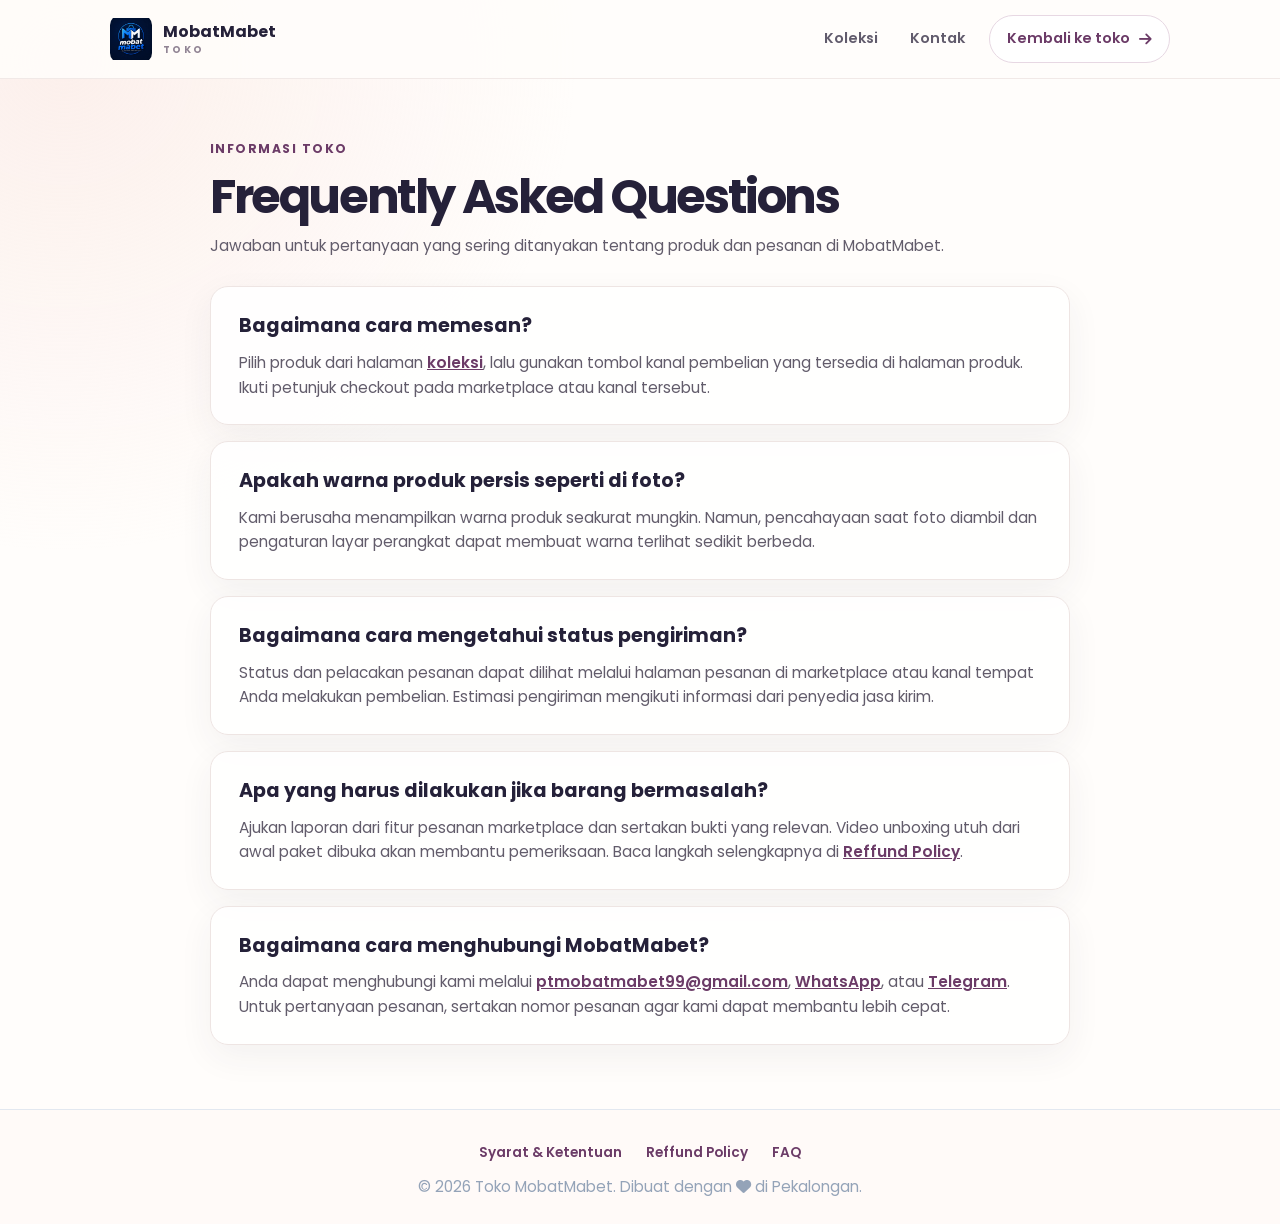
<file: faq.html>
<!DOCTYPE html>
<html lang="id">
<head>
    <meta charset="UTF-8">
    <meta name="viewport" content="width=device-width, initial-scale=1.0">
    <title>FAQ | MobatMabet</title>
    <link rel="icon" type="image/avif" href="assets/img/logo-toko/logo-portrait.avif">
    <link href="https://fonts.googleapis.com/css2?family=Poppins:wght@300;400;500;600;700&display=swap" rel="stylesheet">
    <link rel="stylesheet" href="assets/css/style.css">
    <link rel="stylesheet" href="https://cdnjs.cloudflare.com/ajax/libs/font-awesome/6.4.0/css/all.min.css">
</head>
<body class="legal-page">
    <header class="site-header">
        <nav class="container site-nav" aria-label="Navigasi utama">
            <a class="brand-lockup" href="index.html" aria-label="MobatMabet, kembali ke beranda">
                <img src="assets/img/logo-toko/logo-portrait.avif" alt="" class="brand-mark">
                <span class="brand-name">MobatMabet <small>TOKO</small></span>
            </a>
            <div class="site-nav-links">
                <a href="index.html#koleksi">Koleksi</a>
                <a href="index.html#kontak">Kontak</a>
            </div>
            <a class="nav-cta" href="index.html">Kembali ke toko <i class="fa-solid fa-arrow-right"></i></a>
        </nav>
    </header>

    <main class="container legal-content">
        <div class="legal-heading">
            <span class="section-kicker">INFORMASI TOKO</span>
            <h1>Frequently Asked Questions</h1>
            <p>Jawaban untuk pertanyaan yang sering ditanyakan tentang produk dan pesanan di MobatMabet.</p>
        </div>

        <section class="legal-card">
            <h2>Bagaimana cara memesan?</h2>
            <p>Pilih produk dari halaman <a href="index.html#koleksi">koleksi</a>, lalu gunakan tombol kanal pembelian yang tersedia di halaman produk. Ikuti petunjuk checkout pada marketplace atau kanal tersebut.</p>
        </section>

        <section class="legal-card">
            <h2>Apakah warna produk persis seperti di foto?</h2>
            <p>Kami berusaha menampilkan warna produk seakurat mungkin. Namun, pencahayaan saat foto diambil dan pengaturan layar perangkat dapat membuat warna terlihat sedikit berbeda.</p>
        </section>

        <section class="legal-card">
            <h2>Bagaimana cara mengetahui status pengiriman?</h2>
            <p>Status dan pelacakan pesanan dapat dilihat melalui halaman pesanan di marketplace atau kanal tempat Anda melakukan pembelian. Estimasi pengiriman mengikuti informasi dari penyedia jasa kirim.</p>
        </section>

        <section class="legal-card">
            <h2>Apa yang harus dilakukan jika barang bermasalah?</h2>
            <p>Ajukan laporan dari fitur pesanan marketplace dan sertakan bukti yang relevan. Video unboxing utuh dari awal paket dibuka akan membantu pemeriksaan. Baca langkah selengkapnya di <a href="refund-policy.html">Reffund Policy</a>.</p>
        </section>

        <section class="legal-card">
            <h2>Bagaimana cara menghubungi MobatMabet?</h2>
            <p>Anda dapat menghubungi kami melalui <a href="mailto:ptmobatmabet99@gmail.com">ptmobatmabet99@gmail.com</a>, <a href="https://wa.me/6281262419674" target="_blank" rel="noopener noreferrer">WhatsApp</a>, atau <a href="https://t.me/mb2store" target="_blank" rel="noopener noreferrer">Telegram</a>. Untuk pertanyaan pesanan, sertakan nomor pesanan agar kami dapat membantu lebih cepat.</p>
        </section>
    </main>

    <footer class="site-footer">
        <nav class="footer-links" aria-label="Informasi toko">
            <a href="syarat-ketentuan.html">Syarat &amp; Ketentuan</a>
            <a href="refund-policy.html">Reffund Policy</a>
            <a href="faq.html">FAQ</a>
        </nav>
        <p>&copy; 2026 Toko MobatMabet. Dibuat dengan <i class="fa-solid fa-heart"></i> di Pekalongan.</p>
    </footer>
</body>
</html>
</file>
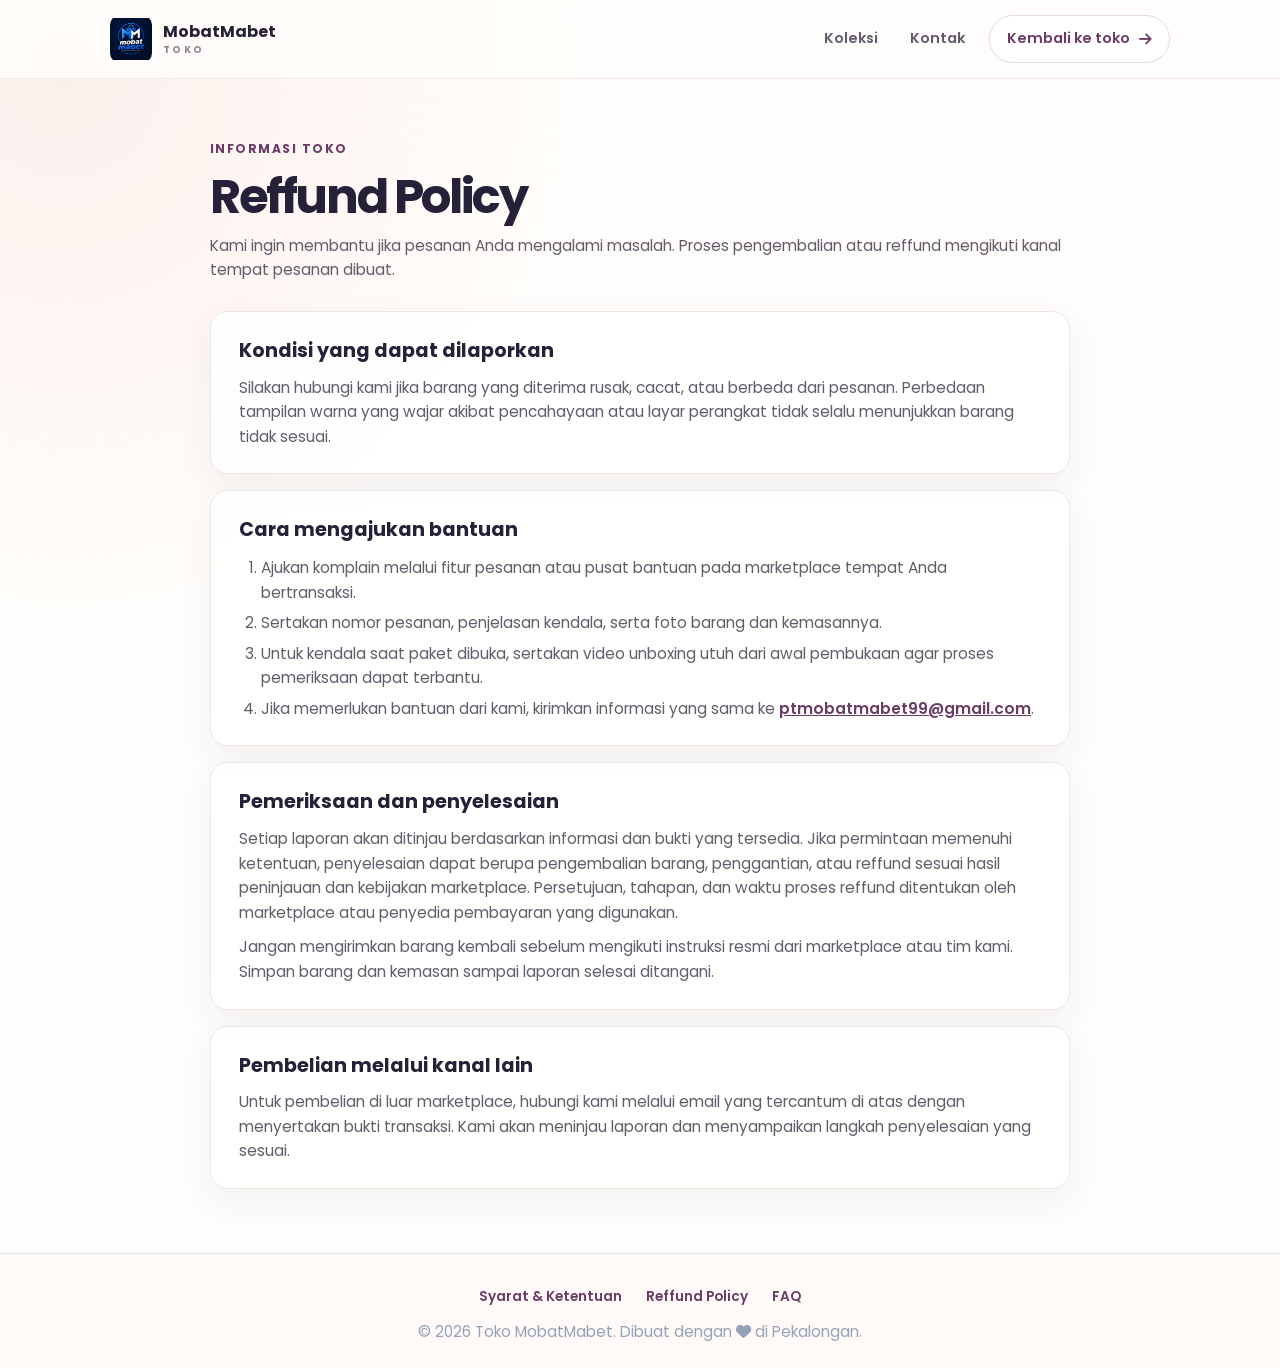
<file: refund-policy.html>
<!DOCTYPE html>
<html lang="id">
<head>
    <meta charset="UTF-8">
    <meta name="viewport" content="width=device-width, initial-scale=1.0">
    <title>Reffund Policy | MobatMabet</title>
    <link rel="icon" type="image/avif" href="assets/img/logo-toko/logo-portrait.avif">
    <link href="https://fonts.googleapis.com/css2?family=Poppins:wght@300;400;500;600;700&display=swap" rel="stylesheet">
    <link rel="stylesheet" href="assets/css/style.css">
    <link rel="stylesheet" href="https://cdnjs.cloudflare.com/ajax/libs/font-awesome/6.4.0/css/all.min.css">
</head>
<body class="legal-page">
    <header class="site-header">
        <nav class="container site-nav" aria-label="Navigasi utama">
            <a class="brand-lockup" href="index.html" aria-label="MobatMabet, kembali ke beranda">
                <img src="assets/img/logo-toko/logo-portrait.avif" alt="" class="brand-mark">
                <span class="brand-name">MobatMabet <small>TOKO</small></span>
            </a>
            <div class="site-nav-links">
                <a href="index.html#koleksi">Koleksi</a>
                <a href="index.html#kontak">Kontak</a>
            </div>
            <a class="nav-cta" href="index.html">Kembali ke toko <i class="fa-solid fa-arrow-right"></i></a>
        </nav>
    </header>

    <main class="container legal-content">
        <div class="legal-heading">
            <span class="section-kicker">INFORMASI TOKO</span>
            <h1>Reffund Policy</h1>
            <p>Kami ingin membantu jika pesanan Anda mengalami masalah. Proses pengembalian atau reffund mengikuti kanal tempat pesanan dibuat.</p>
        </div>

        <section class="legal-card">
            <h2>Kondisi yang dapat dilaporkan</h2>
            <p>Silakan hubungi kami jika barang yang diterima rusak, cacat, atau berbeda dari pesanan. Perbedaan tampilan warna yang wajar akibat pencahayaan atau layar perangkat tidak selalu menunjukkan barang tidak sesuai.</p>
        </section>

        <section class="legal-card">
            <h2>Cara mengajukan bantuan</h2>
            <ol>
                <li>Ajukan komplain melalui fitur pesanan atau pusat bantuan pada marketplace tempat Anda bertransaksi.</li>
                <li>Sertakan nomor pesanan, penjelasan kendala, serta foto barang dan kemasannya.</li>
                <li>Untuk kendala saat paket dibuka, sertakan video unboxing utuh dari awal pembukaan agar proses pemeriksaan dapat terbantu.</li>
                <li>Jika memerlukan bantuan dari kami, kirimkan informasi yang sama ke <a href="mailto:ptmobatmabet99@gmail.com">ptmobatmabet99@gmail.com</a>.</li>
            </ol>
        </section>

        <section class="legal-card">
            <h2>Pemeriksaan dan penyelesaian</h2>
            <p>Setiap laporan akan ditinjau berdasarkan informasi dan bukti yang tersedia. Jika permintaan memenuhi ketentuan, penyelesaian dapat berupa pengembalian barang, penggantian, atau reffund sesuai hasil peninjauan dan kebijakan marketplace. Persetujuan, tahapan, dan waktu proses reffund ditentukan oleh marketplace atau penyedia pembayaran yang digunakan.</p>
            <p>Jangan mengirimkan barang kembali sebelum mengikuti instruksi resmi dari marketplace atau tim kami. Simpan barang dan kemasan sampai laporan selesai ditangani.</p>
        </section>

        <section class="legal-card">
            <h2>Pembelian melalui kanal lain</h2>
            <p>Untuk pembelian di luar marketplace, hubungi kami melalui email yang tercantum di atas dengan menyertakan bukti transaksi. Kami akan meninjau laporan dan menyampaikan langkah penyelesaian yang sesuai.</p>
        </section>
    </main>

    <footer class="site-footer">
        <nav class="footer-links" aria-label="Informasi toko">
            <a href="syarat-ketentuan.html">Syarat &amp; Ketentuan</a>
            <a href="refund-policy.html">Reffund Policy</a>
            <a href="faq.html">FAQ</a>
        </nav>
        <p>&copy; 2026 Toko MobatMabet. Dibuat dengan <i class="fa-solid fa-heart"></i> di Pekalongan.</p>
    </footer>
</body>
</html>
</file>
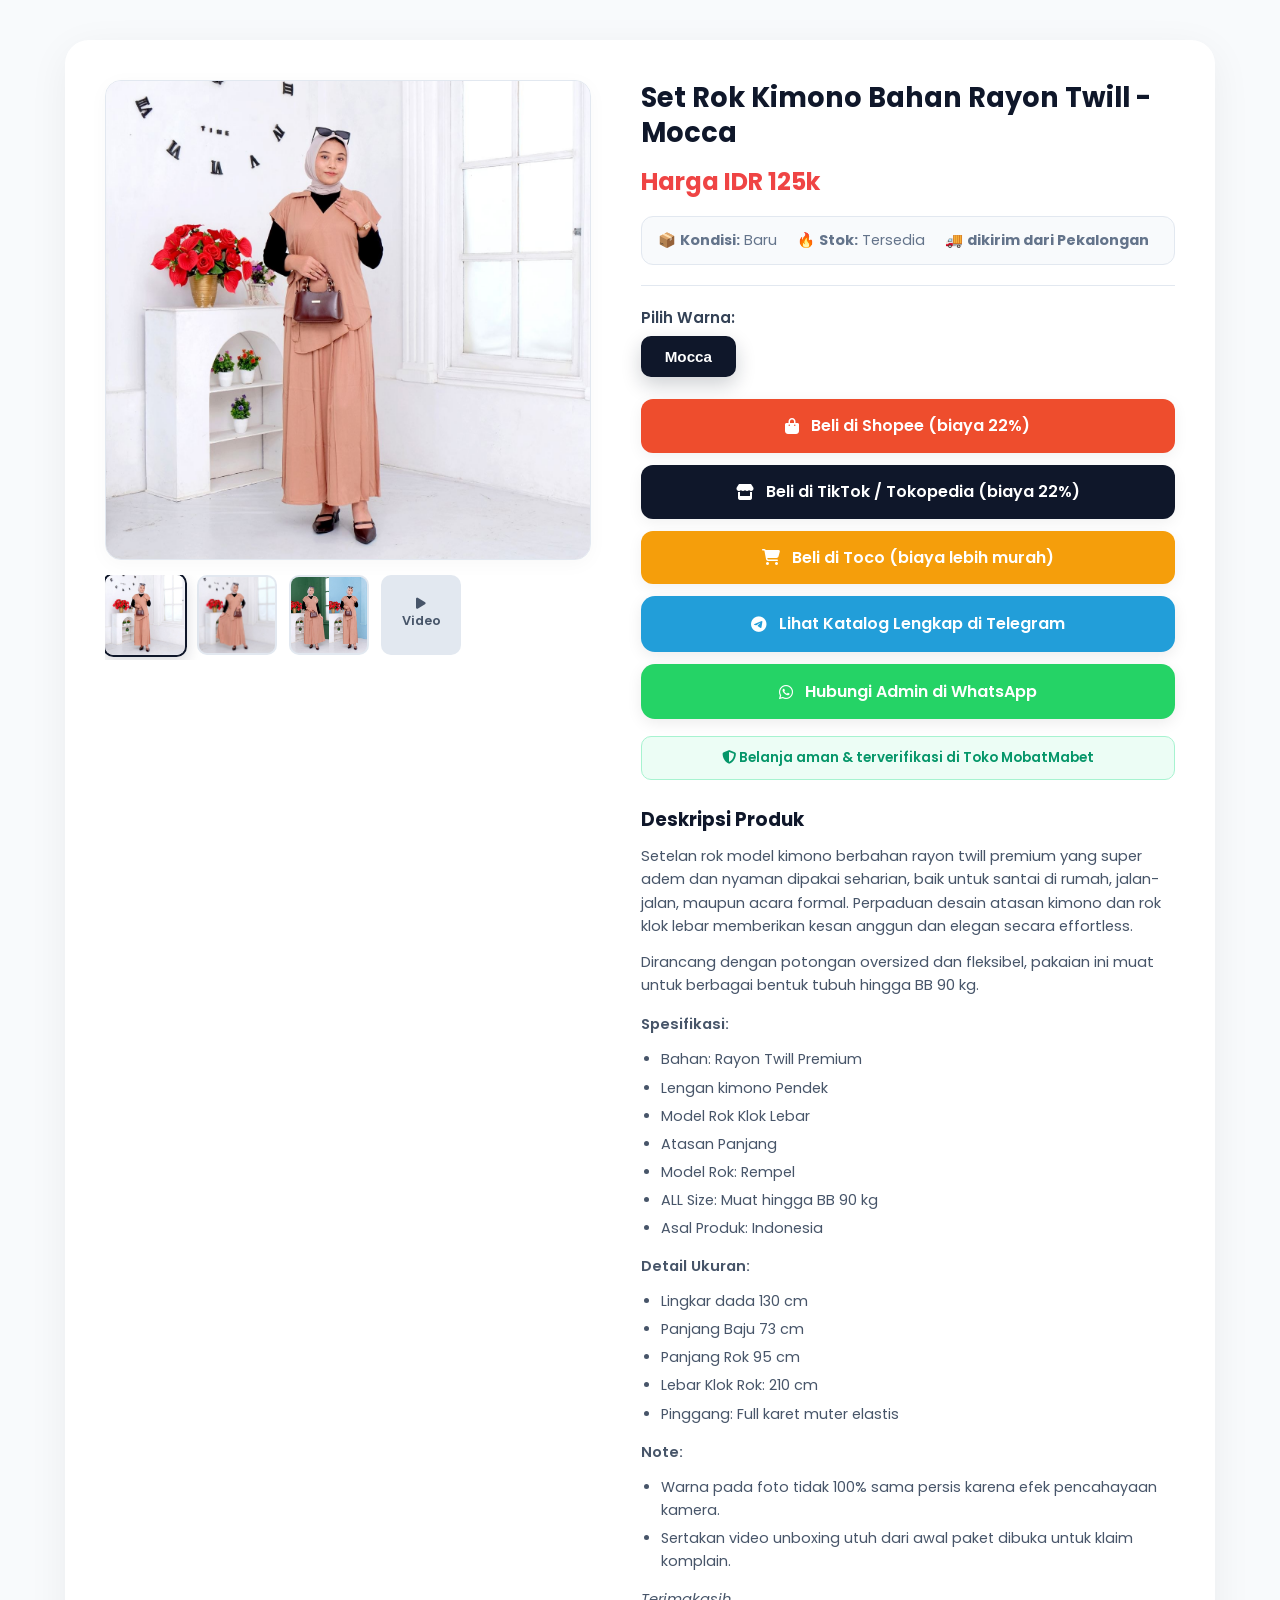
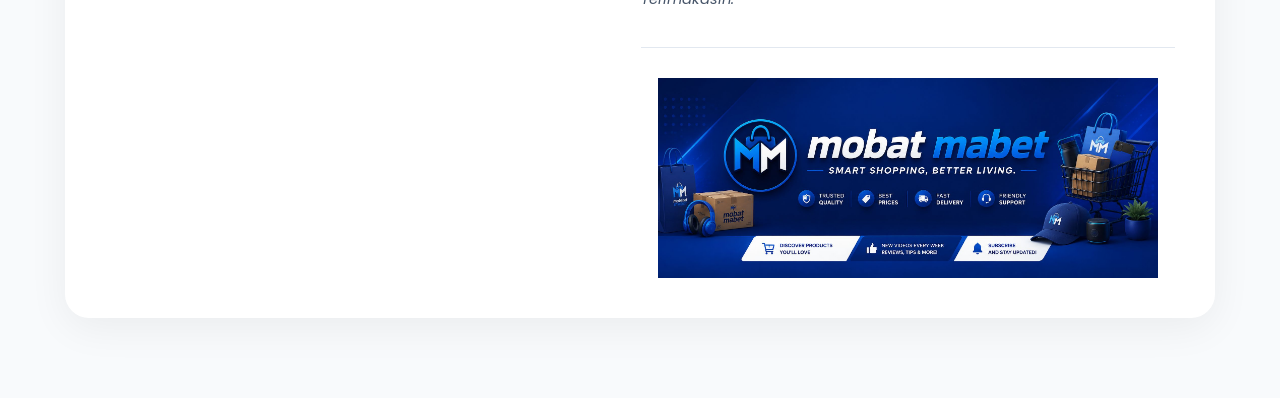
<file: set-rok-kimono.html>
<!DOCTYPE html>
<html lang="id">
<head>
    <meta charset="UTF-8">
    <meta name="viewport" content="width=device-width, initial-scale=1.0">
    <title>Set Rok Kimono Bahan Rayon Twill</title>
    <link rel="icon" type="image/avif" href="assets/img/logo-toko/logo-portrait.avif">
    <link rel="stylesheet" href="assets/css/style.css">
    <link href="https://fonts.googleapis.com/css2?family=Poppins:wght@300;400;500;600;700&display=swap" rel="stylesheet">
    <link rel="stylesheet" href="https://cdnjs.cloudflare.com/ajax/libs/font-awesome/6.4.0/css/all.min.css">
    <style>
        /* Perbaikan khusus agar teks deskripsi tidak meluber ke kanan di Android */
        .description, .description p, .description ul, .description li {
            word-wrap: break-word;
            overflow-wrap: break-word;
            max-width: 100%;
        }
    </style>
</head>
<body>

    <div class="product-page-wrapper">
        <!-- Galeri Foto & Video (Kiri) -->
        <div class="product-gallery">
            <div class="main-display">
                <img id="main-img" src="assets/img/set-rok-kimono/set-rok-kimono-mocca1.avif" alt="Set Rok Kimono Mocca" loading="eager" fetchpriority="high" decoding="async">
                <video id="main-video" controls preload="none" style="display: none;">
                    Browser Anda tidak mendukung tag video.
                </video>
            </div>

            <div class="thumbnail-list" id="thumbnails">
                <img src="assets/img/set-rok-kimono/set-rok-kimono-mocca1.avif" alt="Set Rok Kimono Mocca, foto 1" class="thumb active" role="button" tabindex="0" loading="lazy" decoding="async" onclick="changeMedia('img', 'assets/img/set-rok-kimono/set-rok-kimono-mocca1.avif', this)">
                <img src="assets/img/set-rok-kimono/set-rok-kimono-mocca2.avif" alt="Set Rok Kimono Mocca, foto 2" class="thumb" role="button" tabindex="0" loading="lazy" decoding="async" onclick="changeMedia('img', 'assets/img/set-rok-kimono/set-rok-kimono-mocca2.avif', this)">
                <img src="assets/img/set-rok-kimono/set-rok-kimono-mocca3.avif" alt="Set Rok Kimono Mocca, foto 3" class="thumb" role="button" tabindex="0" loading="lazy" decoding="async" onclick="changeMedia('img', 'assets/img/set-rok-kimono/set-rok-kimono-mocca3.avif', this)">
                <div class="thumb video-thumb" role="button" tabindex="0" aria-label="Putar video Set Rok Kimono Mocca" onclick="changeMedia('vid', 'assets/vid/set-rok-kimono/set-rok-kimono.mp4', this)">
                    <i class="fa-solid fa-play"></i> Video
                </div>
            </div>
        </div>

        <!-- Detail Produk & Informasi (Kanan) -->
        <div class="product-details">
            <h1 id="product-title">Set Rok Kimono Bahan Rayon Twill - Mocca</h1>
            <div class="price">Harga IDR 125k</div>
            
            <div class="meta-info">
                <span>📦 <strong>Kondisi:</strong> Baru</span>
                <span>🔥 <strong>Stok:</strong> Tersedia</span>
                <span>🚚 <strong>dikirim dari Pekalongan</strong></span>
            </div>

            <hr>

            <div class="variant-section">
                <label>Pilih Warna:</label>
                <div class="color-options">
                    <button class="color-btn active" data-color="Mocca" onclick="selectColor('Mocca')">Mocca</button>
                </div>
            </div>

            <div class="action-buttons">
                <a href="https://shopee.co.id/set-rok-kimono-bahan-rayon-twill-i.131196354.47517209537" target="_blank" rel="noopener noreferrer" class="btn-marketplace btn-shopee">
                    <i class="fa-solid fa-bag-shopping"></i> Beli di Shopee (biaya 22%)
                </a>
                <a href="https://shop-id.tokopedia.com/view/product/1737348458281797077" target="_blank" rel="noopener noreferrer" class="btn-marketplace btn-toktok">
                    <i class="fa-solid fa-store"></i> Beli di TikTok / Tokopedia (biaya 22%)
                </a>
                <a href="https://toco.id/listing/set-rok-kimono-bahan-rayon-twill-1788416758257-fa06" target="_blank" rel="noopener noreferrer" class="btn-marketplace btn-toco">
                    <i class="fa-solid fa-cart-shopping"></i> Beli di Toco (biaya lebih murah)
                </a>
                <a href="https://t.me/mb2store" target="_blank" rel="noopener noreferrer" class="btn-marketplace btn-telegram">
                    <i class="fa-brands fa-telegram"></i> Lihat Katalog Lengkap di Telegram
                </a>
                <a id="wa-button" href="https://wa.me/6281262419674?text=Halo%20MobatMabet%20Store,%20saya%20mau%20pesan%20Set%20Rok%20Kimono%20Bahan%20Rayon%20Twill" target="_blank" rel="noopener noreferrer" class="btn-marketplace btn-whatsapp">
                    <i class="fa-brands fa-whatsapp"></i> Hubungi Admin di WhatsApp
                </a>
                <span class="badge-verify">
                    <i class="fa-solid fa-shield-halved"></i> Belanja aman & terverifikasi di Toko MobatMabet
                </span>
            </div>

            <div class="description">
                <h3>Deskripsi Produk</h3>
                <p>Setelan rok model kimono berbahan rayon twill premium yang super adem dan nyaman dipakai seharian, baik untuk santai di rumah, jalan-jalan, maupun acara formal. Perpaduan desain atasan kimono dan rok klok lebar memberikan kesan anggun dan elegan secara effortless.</p>
                <p>Dirancang dengan potongan oversized dan fleksibel, pakaian ini muat untuk berbagai bentuk tubuh hingga BB 90 kg.</p>
                
                <p class="desc-subtitle">Spesifikasi: </p>
                <ul>
                    <li>Bahan: Rayon Twill Premium</li>
                    <li>Lengan kimono Pendek</li>
                    <li>Model Rok Klok Lebar</li>
                    <li>Atasan Panjang</li>
                    <li>Model Rok: Rempel</li>
                    <li>ALL Size: Muat hingga BB 90 kg</li>
                    <li>Asal Produk: Indonesia</li>
                </ul>
                <p class="desc-subtitle">Detail Ukuran:</p>
                <ul>
                    <li>Lingkar dada 130 cm</li>
                    <li>Panjang Baju 73 cm</li>
                    <li>Panjang Rok 95 cm</li>
                    <li>Lebar Klok Rok: 210 cm</li>
                    <li>Pinggang: Full karet muter elastis</li>
                </ul>

                <p class="desc-subtitle">Note:</p>
                <ul>
                    <li>Warna pada foto tidak 100% sama persis karena efek pencahayaan kamera.</li>
                    <li>Sertakan video unboxing utuh dari awal paket dibuka untuk klaim komplain.</li>
                </ul>
                <p class="desc-footer">Terimakasih.</p>

                <!-- LOGO LANDSCAPE DI BAWAH -->
                <div class="store-banner-footer" style="margin-top: 35px; text-align: center; border-top: 1px solid #e2e8f0; padding-top: 30px;">
                    <a href="index.html">
                        <img src="assets/img/logo-toko/logo-landscape.avif" alt="MobatMabet Store Logo" loading="lazy" decoding="async" style="width: 100%; max-width: 500px; height: auto; object-fit: contain; display: block; margin: 0 auto;">
                    </a>
                </div>
            </div>
        </div>
    </div>

    <script>
        const phoneNum = "6281262419674";
        const productData = {
            'Mocca': {
                title: 'Set Rok Kimono Bahan Rayon Twill - Mocca',
                images: [
                    'assets/img/set-rok-kimono/set-rok-kimono-mocca1.avif', 
                    'assets/img/set-rok-kimono/set-rok-kimono-mocca2.avif',
                    'assets/img/set-rok-kimono/set-rok-kimono-mocca3.avif'
                ],
                video: 'assets/vid/set-rok-kimono/set-rok-kimono.mp4'
            }
        };

        function selectColor(colorName) {
            document.querySelectorAll('.color-btn').forEach(btn => {
                btn.classList.toggle('active', btn.dataset.color === colorName);
            });
            const data = productData[colorName];
            const productTitle = document.getElementById('product-title');
            productTitle.innerText = data.title;
            productTitle.classList.remove('text-arrive');
            void productTitle.offsetWidth;
            productTitle.classList.add('text-arrive');
            const waText = encodeURIComponent(`Halo MobatMabet Store, saya mau pesan ${data.title}`);
            document.getElementById('wa-button').href = `https://wa.me/${phoneNum}?text=${waText}`;

            const thumbsContainer = document.getElementById('thumbnails');
            thumbsContainer.innerHTML = `
                <img src="${data.images[0]}" alt="${data.title}, foto 1" class="thumb active" role="button" tabindex="0" loading="lazy" decoding="async" onclick="changeMedia('img', '${data.images[0]}', this)">
                <img src="${data.images[1]}" alt="${data.title}, foto 2" class="thumb" role="button" tabindex="0" loading="lazy" decoding="async" onclick="changeMedia('img', '${data.images[1]}', this)">
                <img src="${data.images[2]}" alt="${data.title}, foto 3" class="thumb" role="button" tabindex="0" loading="lazy" decoding="async" onclick="changeMedia('img', '${data.images[2]}', this)">
                <div class="thumb video-thumb" role="button" tabindex="0" aria-label="Putar video ${data.title}" onclick="changeMedia('vid', '${data.video}', this)">
                    <i class="fa-solid fa-play"></i> Video
                </div>
            `;
            changeMedia('img', data.images[0], thumbsContainer.children[0]);
        }

        function changeMedia(type, src, element) {
            const mainImg = document.getElementById('main-img');
            const mainVideo = document.getElementById('main-video');
            document.querySelectorAll('.thumb, .video-thumb').forEach(t => t.classList.remove('active'));
            if (element) element.classList.add('active');

            if (type === 'img') {
                mainVideo.pause();
                mainVideo.style.display = 'none';
                mainImg.src = src;
                mainImg.style.display = 'block';
            } else if (type === 'vid') {
                mainImg.style.display = 'none';
                mainVideo.src = src;
                mainVideo.load();
                mainVideo.style.display = 'block';
            }
        }

        document.getElementById('thumbnails').addEventListener('keydown', (event) => {
            if ((event.key === 'Enter' || event.key === ' ') && event.target.matches('.thumb, .video-thumb')) {
                event.preventDefault();
                event.target.click();
            }
        });
    </script>
</body>
</html>
</file>
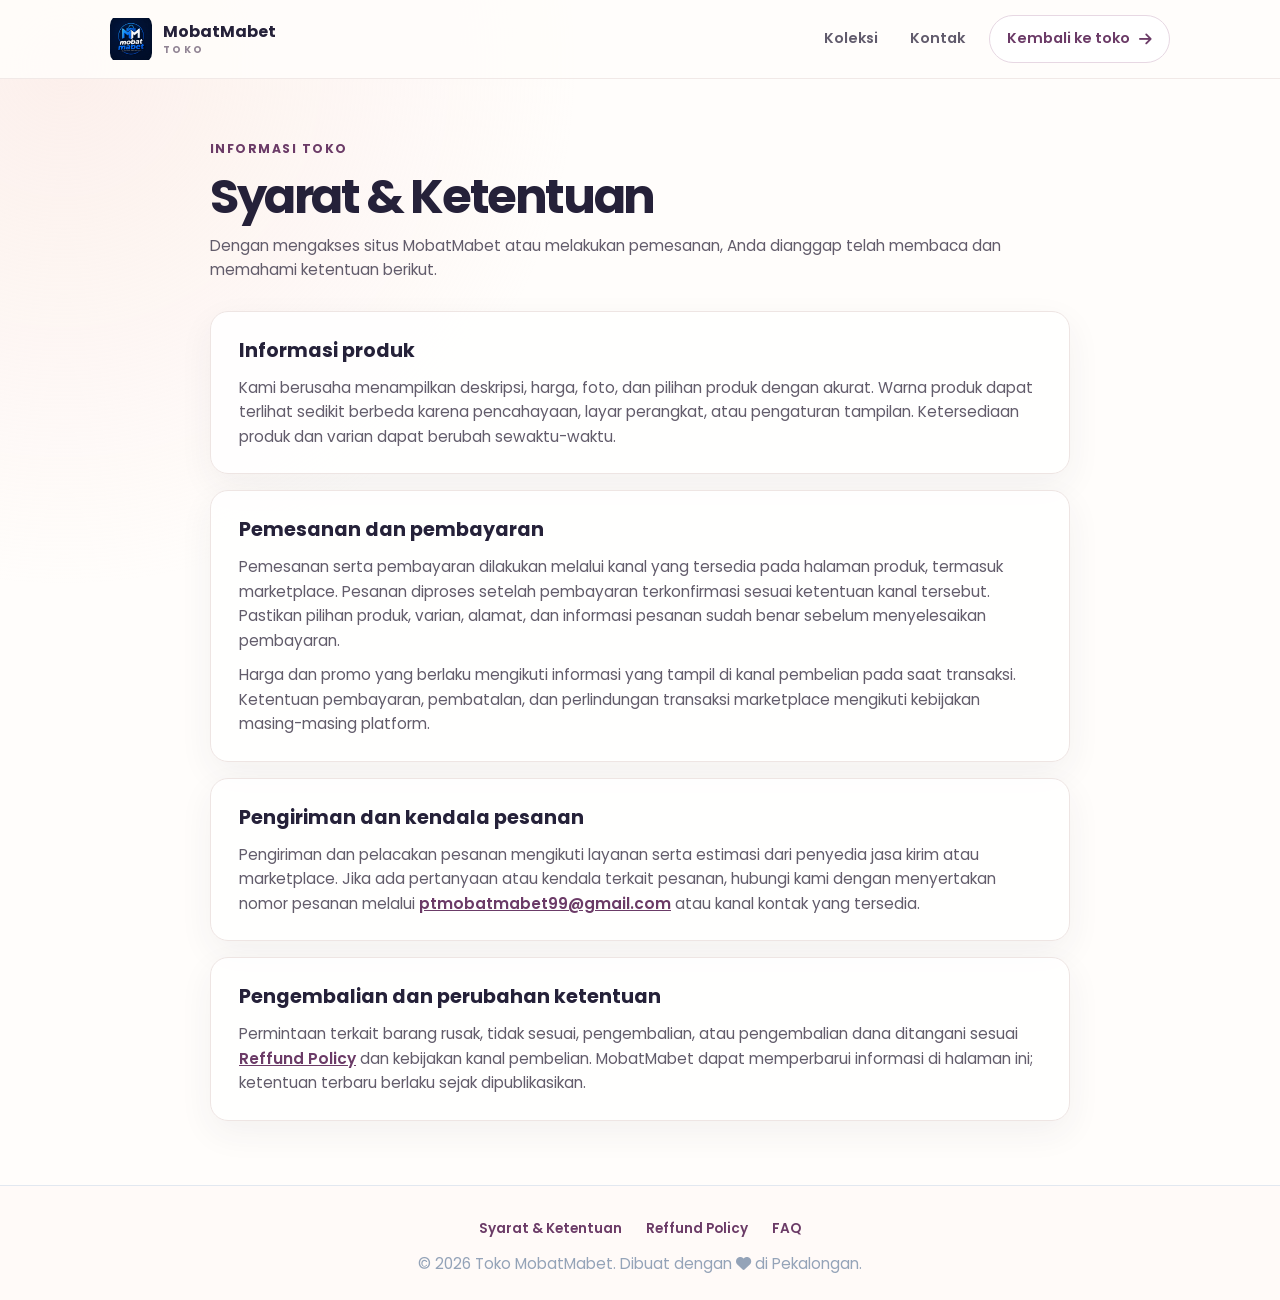
<file: syarat-ketentuan.html>
<!DOCTYPE html>
<html lang="id">
<head>
    <meta charset="UTF-8">
    <meta name="viewport" content="width=device-width, initial-scale=1.0">
    <title>Syarat &amp; Ketentuan | MobatMabet</title>
    <link rel="icon" type="image/avif" href="assets/img/logo-toko/logo-portrait.avif">
    <link href="https://fonts.googleapis.com/css2?family=Poppins:wght@300;400;500;600;700&display=swap" rel="stylesheet">
    <link rel="stylesheet" href="assets/css/style.css">
    <link rel="stylesheet" href="https://cdnjs.cloudflare.com/ajax/libs/font-awesome/6.4.0/css/all.min.css">
</head>
<body class="legal-page">
    <header class="site-header">
        <nav class="container site-nav" aria-label="Navigasi utama">
            <a class="brand-lockup" href="index.html" aria-label="MobatMabet, kembali ke beranda">
                <img src="assets/img/logo-toko/logo-portrait.avif" alt="" class="brand-mark">
                <span class="brand-name">MobatMabet <small>TOKO</small></span>
            </a>
            <div class="site-nav-links">
                <a href="index.html#koleksi">Koleksi</a>
                <a href="index.html#kontak">Kontak</a>
            </div>
            <a class="nav-cta" href="index.html">Kembali ke toko <i class="fa-solid fa-arrow-right"></i></a>
        </nav>
    </header>

    <main class="container legal-content">
        <div class="legal-heading">
            <span class="section-kicker">INFORMASI TOKO</span>
            <h1>Syarat &amp; Ketentuan</h1>
            <p>Dengan mengakses situs MobatMabet atau melakukan pemesanan, Anda dianggap telah membaca dan memahami ketentuan berikut.</p>
        </div>

        <section class="legal-card">
            <h2>Informasi produk</h2>
            <p>Kami berusaha menampilkan deskripsi, harga, foto, dan pilihan produk dengan akurat. Warna produk dapat terlihat sedikit berbeda karena pencahayaan, layar perangkat, atau pengaturan tampilan. Ketersediaan produk dan varian dapat berubah sewaktu-waktu.</p>
        </section>

        <section class="legal-card">
            <h2>Pemesanan dan pembayaran</h2>
            <p>Pemesanan serta pembayaran dilakukan melalui kanal yang tersedia pada halaman produk, termasuk marketplace. Pesanan diproses setelah pembayaran terkonfirmasi sesuai ketentuan kanal tersebut. Pastikan pilihan produk, varian, alamat, dan informasi pesanan sudah benar sebelum menyelesaikan pembayaran.</p>
            <p>Harga dan promo yang berlaku mengikuti informasi yang tampil di kanal pembelian pada saat transaksi. Ketentuan pembayaran, pembatalan, dan perlindungan transaksi marketplace mengikuti kebijakan masing-masing platform.</p>
        </section>

        <section class="legal-card">
            <h2>Pengiriman dan kendala pesanan</h2>
            <p>Pengiriman dan pelacakan pesanan mengikuti layanan serta estimasi dari penyedia jasa kirim atau marketplace. Jika ada pertanyaan atau kendala terkait pesanan, hubungi kami dengan menyertakan nomor pesanan melalui <a href="mailto:ptmobatmabet99@gmail.com">ptmobatmabet99@gmail.com</a> atau kanal kontak yang tersedia.</p>
        </section>

        <section class="legal-card">
            <h2>Pengembalian dan perubahan ketentuan</h2>
            <p>Permintaan terkait barang rusak, tidak sesuai, pengembalian, atau pengembalian dana ditangani sesuai <a href="refund-policy.html">Reffund Policy</a> dan kebijakan kanal pembelian. MobatMabet dapat memperbarui informasi di halaman ini; ketentuan terbaru berlaku sejak dipublikasikan.</p>
        </section>
    </main>

    <footer class="site-footer">
        <nav class="footer-links" aria-label="Informasi toko">
            <a href="syarat-ketentuan.html">Syarat &amp; Ketentuan</a>
            <a href="refund-policy.html">Reffund Policy</a>
            <a href="faq.html">FAQ</a>
        </nav>
        <p>&copy; 2026 Toko MobatMabet. Dibuat dengan <i class="fa-solid fa-heart"></i> di Pekalongan.</p>
    </footer>
</body>
</html>
</file>
<file: assets/css/style.css>
/* Reset & Pengaturan Dasar */
* {
    margin: 0;
    padding: 0;
    box-sizing: border-box;
}

body {
    font-family: 'Poppins', sans-serif;
    background-color: #f8fafc;
    color: #1e293b;
    line-height: 1.6;
    padding-bottom: 40px;
    overflow-x: hidden;
}

/* Container Umum */
.container {
    max-width: 1100px;
    margin: 0 auto;
    padding: 0 20px;
}

/* ================================================= */
/* TAMPILAN HALAMAN DETAIL PRODUK (DESKTOP & MOBILE) */
/* ================================================= */
.product-page-wrapper {
    max-width: 1150px;
    margin: 40px auto;
    background: #ffffff;
    border-radius: 24px;
    box-shadow: 0 10px 40px rgba(0, 0, 0, 0.06);
    padding: 40px;
    display: grid;
    grid-template-columns: 1fr 1.1fr; /* 2 Kolom modern seimbang di desktop */
    gap: 50px;
    align-items: start;
    animation: fadeIn 0.6s cubic-bezier(0.16, 1, 0.3, 1) forwards;
}

@keyframes fadeIn {
    from { opacity: 0; transform: translateY(15px); }
    to { opacity: 1; transform: translateY(0); }
}

/* Header Banner Toko di Halaman Produk */
.store-banner-header {
    grid-column: 1 / -1;
    text-align: center;
    margin-bottom: 10px;
    border-bottom: 1px solid #e2e8f0;
    padding-bottom: 20px;
}

.banner-img {
    width: 100%;
    max-width: 900px; /* Diperbesar agar lebarnya pas mengisi layar */
    height: auto;
    max-height: 250px; /* Tinggi diperbesar agar logonya nampak besar & jelas */
    object-fit: contain;
    display: block;
    margin: 0 auto;
    transition: transform 0.3s ease;
}

/* Kolom Kiri: Galeri Foto & Video */
.product-gallery {
    display: flex;
    flex-direction: column;
    gap: 15px;
    position: sticky;
    top: 30px;
}

.main-display {
    width: 100%;
    height: 480px;
    background: #f8fafc;
    border-radius: 16px;
    overflow: hidden;
    border: 1px solid #e2e8f0;
    box-shadow: 0 4px 20px rgba(0,0,0,0.03);
}

.main-display img, 
.main-display video {
    width: 100%;
    height: 100%;
    object-fit: cover;
    transition: transform 0.5s ease;
}

.main-display img:hover {
    transform: scale(1.03);
}

/* Thumbnail List */
.thumbnail-list {
    display: flex;
    gap: 12px;
    overflow-x: auto;
    padding-bottom: 5px;
}

.thumbnail-list img, 
.thumbnail-list .video-thumb {
    width: 80px;
    height: 80px;
    border-radius: 10px;
    object-fit: cover;
    cursor: pointer;
    border: 2px solid transparent;
    transition: all 0.3s cubic-bezier(0.4, 0, 0.2, 1);
    background: #e2e8f0;
    flex-shrink: 0;
}

.thumbnail-list img:hover, 
.thumbnail-list .video-thumb:hover {
    transform: translateY(-3px);
    box-shadow: 0 6px 15px rgba(0,0,0,0.1);
}

.thumbnail-list .thumb:focus-visible,
.thumbnail-list .video-thumb:focus-visible {
    outline: 3px solid #c37d8a;
    outline-offset: 3px;
}

.thumbnail-list img.active, 
.thumbnail-list .video-thumb.active {
    border-color: #0f172a;
    transform: scale(1.05);
    box-shadow: 0 6px 15px rgba(15, 23, 42, 0.15);
}

.video-thumb {
    display: flex;
    flex-direction: column;
    align-items: center;
    justify-content: center;
    font-size: 0.8rem;
    font-weight: 600;
    color: #475569;
    background: #e2e8f0;
}

/* Kolom Kanan: Informasi & Tombol */
.product-details h1 {
    font-size: 1.7rem;
    font-weight: 700;
    color: #0f172a;
    margin-bottom: 12px;
    line-height: 1.3;
}

.price {
    font-size: 1.5rem;
    font-weight: 700;
    color: #ef4444;
    margin-bottom: 15px;
}

.meta-info {
    display: flex;
    gap: 20px;
    font-size: 0.9rem;
    color: #64748b;
    margin-bottom: 20px;
    flex-wrap: wrap;
    background: #f8fafc;
    padding: 12px 16px;
    border-radius: 12px;
    border: 1px solid #e2e8f0;
}

hr {
    border: none;
    border-top: 1px solid #e2e8f0;
    margin: 20px 0;
}

/* Pilihan Varian Warna dengan Animasi Hover Modern */
.variant-section {
    margin-bottom: 20px;
}

.variant-section label {
    display: block;
    font-weight: 600;
    margin-bottom: 8px;
    font-size: 0.95rem;
    color: #334155;
}

.color-options {
    display: flex;
    gap: 10px;
    flex-wrap: wrap;
}

.color-btn {
    padding: 10px 22px;
    border: 2px solid #cbd5e1;
    background: #ffffff;
    border-radius: 10px;
    cursor: pointer;
    font-size: 0.95rem;
    font-weight: 600;
    color: #475569;
    /* Animasi sangat halus saat kursor diarahkan */
    transition: all 0.3s cubic-bezier(0.4, 0, 0.2, 1);
    position: relative;
    overflow: hidden;
}

/* Efek Transisi Warna saat Hover (Sebelum diklik) */
.color-btn:hover {
    border-color: #0f172a;
    color: #0f172a;
    background-color: #f1f5f9;
    transform: translateY(-3px);
    box-shadow: 0 6px 15px rgba(15, 23, 42, 0.08);
}

.color-btn.active {
    background: #0f172a;
    color: #ffffff;
    border-color: #0f172a;
    transform: translateY(-2px);
    box-shadow: 0 8px 20px rgba(15, 23, 42, 0.2);
}

/* Tombol Marketplace & Aksi dengan Efek Modern */
.action-buttons {
    display: flex;
    flex-direction: column;
    gap: 12px;
    margin-bottom: 25px;
}

.btn-marketplace {
    display: flex;
    align-items: center;
    justify-content: center;
    gap: 12px;
    padding: 14px 20px;
    border-radius: 12px;
    font-weight: 600;
    font-size: 1rem;
    text-decoration: none;
    color: #ffffff;
    box-shadow: 0 4px 15px rgba(0,0,0,0.06);
    transition: all 0.3s cubic-bezier(0.4, 0, 0.2, 1);
    position: relative;
}

.btn-marketplace:hover {
    transform: translateY(-4px) scale(1.01);
    box-shadow: 0 10px 25px rgba(0,0,0,0.15);
}

.btn-shopee { background-color: #EE4D2D; }
.btn-shopee:hover { background-color: #d74124; box-shadow: 0 10px 25px rgba(238, 77, 45, 0.3); }

.btn-toktok { background-color: #0f172a; }
.btn-toktok:hover { background-color: #1e293b; box-shadow: 0 10px 25px rgba(15, 23, 42, 0.3); }

.btn-toco { background-color: #f59e0b; color: #ffffff; }
.btn-toco:hover { background-color: #d97706; box-shadow: 0 10px 25px rgba(245, 158, 11, 0.3); }

.btn-telegram { background-color: #229ED9; }
.btn-telegram:hover { background-color: #1b8ac1; box-shadow: 0 10px 25px rgba(34, 158, 217, 0.3); }

.btn-whatsapp { background-color: #25D366; }
.btn-whatsapp:hover { background-color: #20ba5a; box-shadow: 0 10px 25px rgba(37, 211, 102, 0.3); }

.badge-verify {
    display: block;
    text-align: center;
    font-size: 0.85rem;
    color: #059669;
    background: #ecfdf5;
    padding: 10px;
    border-radius: 10px;
    margin-top: 5px;
    font-weight: 600;
    border: 1px solid #a7f3d0;
}

/* Deskripsi Produk */
.description h3 {
    font-size: 1.15rem;
    color: #0f172a;
    margin-bottom: 10px;
}

.description p {
    font-size: 0.92rem;
    color: #475569;
    margin-bottom: 12px;
}

.desc-subtitle {
    font-weight: 600;
    color: #1e293b;
    margin-top: 15px;
    margin-bottom: 6px;
}

.description ul {
    padding-left: 20px;
    font-size: 0.9rem;
    color: #475569;
    margin-bottom: 12px;
}

.description li {
    margin-bottom: 5px;
}

.desc-footer {
    font-style: italic;
    color: #64748b;
    margin-top: 15px;
}


/* ================================================= */
/* STYLING LANDING PAGE (INDEX.HTML)                 */
/* ================================================= */
.hero-landing {
    text-align: center;
    padding: 60px 20px 30px;
}

.logo-container-full {
    width: 100%;
    max-width: 950px;
    margin: 0 auto 35px auto;
    padding: 0 15px;
}

.brand-logo-full {
    width: 100%;
    height: auto;
    max-height: 350px;
    object-fit: contain;
    display: block;
    margin: 0 auto;
    border-radius: 16px;
    transition: transform 0.5s ease;
}

.brand-logo-full:hover {
    transform: scale(1.02);
}

.hero-landing h1 {
    font-size: 2.5rem;
    font-weight: 700;
    color: #0f172a;
    margin-bottom: 15px;
}

.vision-text {
    font-size: 1.1rem;
    color: #64748b;
    max-width: 750px;
    margin: 0 auto;
    line-height: 1.8;
}

.product-selection {
    text-align: center;
    padding: 40px 0;
}

.product-selection h2 {
    font-size: 2rem;
    color: #0f172a;
    margin-bottom: 10px;
}

.section-subtitle {
    color: #64748b;
    margin-bottom: 40px;
    font-size: 1.05rem;
}

.product-buttons-grid {
    display: grid;
    grid-template-columns: repeat(auto-fit, minmax(260px, 1fr));
    gap: 30px;
    margin-bottom: 30px;
}

.product-link-card {
    background: #ffffff;
    border-radius: 20px;
    padding: 20px;
    text-decoration: none;
    color: #0f172a;
    font-weight: 600;
    box-shadow: 0 6px 20px rgba(0, 0, 0, 0.04);
    transition: all 0.4s cubic-bezier(0.4, 0, 0.2, 1);
    display: flex;
    flex-direction: column;
    align-items: center;
    border: 1px solid #e2e8f0;
}

.product-link-card:hover {
    transform: translateY(-10px);
    box-shadow: 0 20px 40px rgba(0, 0, 0, 0.08);
    border-color: #cbd5e1;
}

.card-img-thumb {
    width: 100%;
    height: 300px;
    border-radius: 14px;
    overflow: hidden;
    margin-bottom: 18px;
    background-color: #f1f5f9;
}

.card-img-thumb img {
    width: 100%;
    height: 100%;
    object-fit: cover;
    transition: transform 0.6s cubic-bezier(0.4, 0, 0.2, 1);
}

.product-link-card:hover .card-img-thumb img {
    transform: scale(1.08);
}

.product-link-card span {
    font-size: 1.2rem;
    color: #0f172a;
}

.location-badge-wrapper {
    margin-top: 20px;
    margin-bottom: 50px;
}

.badge {
    background-color: #e2e8f0;
    color: #334155;
    font-size: 0.95rem;
    font-weight: 600;
    padding: 10px 24px;
    border-radius: 50px;
    display: inline-block;
    box-shadow: 0 4px 12px rgba(0,0,0,0.04);
}

.contact-section {
    background: #ffffff;
    border-radius: 24px;
    padding: 50px 30px;
    text-align: center;
    margin: 20px auto 60px auto;
    max-width: 850px;
    box-shadow: 0 10px 35px rgba(0, 0, 0, 0.05);
    border: 1px solid #e2e8f0;
}

.contact-section h2 {
    font-size: 1.8rem;
    color: #0f172a;
    margin-bottom: 12px;
}

.contact-section p {
    color: #64748b;
    margin-bottom: 30px;
    font-size: 1rem;
}

.contact-buttons {
    display: flex;
    justify-content: center;
    gap: 18px;
    flex-wrap: wrap;
}

.contact-email {
    display: inline-flex;
    align-items: center;
    justify-content: center;
    gap: 10px;
    width: 100%;
    max-width: 460px;
    margin: 0 auto 24px;
    padding: 14px 22px;
    border-radius: 14px;
    background: #f8fafc;
    border: 1px solid #e2e8f0;
    color: #0f172a;
    text-decoration: none;
    font-weight: 600;
    transition: all 0.3s ease;
}

.contact-email:hover {
    background: #eef2ff;
    border-color: #c7d2fe;
    transform: translateY(-2px);
}

.btn-telegram, .btn-whatsapp {
    font-weight: 600;
    text-decoration: none;
    padding: 15px 28px;
    border-radius: 14px;
    display: inline-flex;
    align-items: center;
    gap: 12px;
    color: #ffffff;
    box-shadow: 0 4px 15px rgba(0, 0, 0, 0.08);
    transition: all 0.35s cubic-bezier(0.4, 0, 0.2, 1);
}

.btn-telegram { background-color: #229ED9; }
.btn-telegram:hover { 
    background-color: #1b8ac1; 
    transform: translateY(-5px) scale(1.02);
    box-shadow: 0 12px 25px rgba(34, 158, 217, 0.35);
}

.btn-whatsapp { background-color: #25D366; }
.btn-whatsapp:hover { 
    background-color: #20ba5a; 
    transform: translateY(-5px) scale(1.02);
    box-shadow: 0 12px 25px rgba(37, 211, 102, 0.35);
}

footer {
    text-align: center;
    padding: 25px 0;
    color: #94a3b8;
    font-size: 0.95rem;
    border-top: 1px solid #e2e8f0;
}

/* ================================================= */
/* RESPONSIVE DESIGN UNTUK HP / TABLET               */
/* ================================================= */
@media (max-width: 900px) {
    .product-page-wrapper {
        grid-template-columns: 1fr;
        padding: 20px;
        margin: 15px;
        gap: 30px;
    }
    
    .product-gallery {
        position: relative;
        top: 0;
    }
    
    .main-display {
        height: 380px;
    }

    .hero-landing {
        padding-top: 40px;
    }

    .hero-landing h1 {
        font-size: 2rem;
    }

    .contact-section {
        padding: 36px 20px;
    }

    .contact-buttons {
        gap: 14px;
    }

    .btn-telegram, .btn-whatsapp {
        width: 100%;
        justify-content: center;
    }
}

@media (max-width: 640px) {
    .container {
        padding: 0 16px;
    }

    .hero-landing h1 {
        font-size: 1.7rem;
        line-height: 1.3;
    }

    .vision-text {
        font-size: 0.98rem;
        line-height: 1.7;
    }

    .product-selection h2,
    .contact-section h2 {
        font-size: 1.5rem;
    }

    .product-buttons-grid {
        grid-template-columns: 1fr;
        gap: 20px;
    }

    .product-link-card {
        padding: 16px;
    }

    .card-img-thumb {
        height: 220px;
    }

    .product-link-card span {
        font-size: 1.05rem;
    }

    .contact-email {
        font-size: 0.92rem;
        padding: 12px 18px;
    }

    .btn-telegram, .btn-whatsapp {
        padding: 14px 18px;
        font-size: 0.92rem;
    }

    .product-details h1 {
        font-size: 1.45rem;
    }

    .price {
        font-size: 1.25rem;
    }

    .meta-info {
        gap: 10px;
        padding: 10px 12px;
        font-size: 0.8rem;
    }

    .color-btn {
        flex: 1 1 calc(50% - 10px);
        width: 100%;
        text-align: center;
        min-width: unset;
    }
}

@media (max-width: 420px) {
    .product-page-wrapper {
        padding: 18px 14px;
        margin: 10px;
    }

    .main-display {
        height: 300px;
    }

    .thumbnail-list img,
    .thumbnail-list .video-thumb {
        width: 68px;
        height: 68px;
    }

    .action-buttons {
        gap: 10px;
    }

    .btn-marketplace {
        padding: 12px 16px;
        font-size: 0.9rem;
    }
}

/* Perbaikan Tampilan Video agar Utuh dan Tidak Kepotong di Desktop */
.main-display img {
    width: 100%;
    height: 100%;
    object-fit: cover; /* Foto tetap memenuhi area dengan estetik */
    transition: transform 0.5s ease;
}

.main-display video {
    width: 100%;
    height: 100%;
    object-fit: contain; /* Video vertikal akan tampil utuh tanpa terpotong */
    background-color: #0f172a; /* Latar belakang elegan di sisi kiri-kanan video */
}

/* Perbaikan Logo Landscape di Header Halaman Produk (Agar Tidak Kepotong) */
.store-banner-header {
    grid-column: 1 / -1;
    text-align: center;
    margin-bottom: 15px;
    border-bottom: 1px solid #e2e8f0;
    padding-bottom: 20px;
    background: #ffffff;
    border-radius: 16px 16px 0 0;
}

.banner-img {
    width: 100%;
    max-width: 380px; /* Batas ideal agar logo tampil penuh dan tidak melar berlebihan */
    height: auto;
    max-height: 110px;
    object-fit: contain; /* Memastikan logo tampil 100% utuh tidak terpotong */
    display: block;
    margin: 0 auto;
    transition: transform 0.3s ease;
}

.banner-img:hover {
    transform: scale(1.03);
}

/* Immersive landing page */
.landing-page {
    --ink: #252139;
    --muted: #746f83;
    --plum: #6b3b67;
    --rose: #d98991;
    --cream: #fffaf6;
    --line: #eee5e3;
    padding-bottom: 0;
    background:
        radial-gradient(ellipse at 5% 5%, rgba(249, 226, 220, 0.5), transparent 32rem),
        #fffdfb;
    color: var(--ink);
}

.landing-page .container {
    width: min(1180px, 100%);
}

.landing-page a:focus-visible {
    outline: 3px solid #c37d8a;
    outline-offset: 4px;
}

.site-header {
    position: relative;
    z-index: 2;
    background: rgba(255, 253, 251, 0.9);
    border-bottom: 1px solid rgba(238, 229, 227, 0.8);
}

.site-nav {
    min-height: 78px;
    display: flex;
    align-items: center;
    justify-content: space-between;
    gap: 24px;
}

.brand-lockup {
    display: inline-flex;
    align-items: center;
    gap: 11px;
    color: var(--ink);
    text-decoration: none;
}

.brand-mark {
    width: 42px;
    height: 48px;
    display: block;
    border-radius: 10px;
    object-fit: contain;
}

.brand-name {
    font-size: 1rem;
    font-weight: 700;
    line-height: 1.1;
}

.brand-name small {
    display: block;
    margin-top: 4px;
    color: #918494;
    font-size: 0.6rem;
    letter-spacing: 0.25em;
}

.site-nav-links {
    display: flex;
    align-items: center;
    gap: 32px;
    margin-left: auto;
}

.site-nav-links a,
.nav-cta {
    color: #615b6c;
    font-size: 0.9rem;
    font-weight: 600;
    text-decoration: none;
    transition: color 0.2s ease, background 0.2s ease, transform 0.2s ease;
}

.site-nav-links a:hover {
    color: var(--plum);
}

.site-nav-legal {
    display: flex;
    align-items: center;
    gap: 8px;
}

.site-nav-legal a {
    position: relative;
    padding: 8px 12px;
    border: 1px solid #e7d8e3;
    border-radius: 999px;
    background: #fff;
    color: var(--plum);
    font-size: 0.78rem;
    font-weight: 600;
    text-decoration: none;
    white-space: nowrap;
    transition: color 0.2s ease, background 0.2s ease, transform 0.2s ease;
}

.site-nav-legal a::after,
.nav-cta::after {
    position: absolute;
    inset: -5px;
    border: 2px solid rgba(195, 125, 138, 0.72);
    border-radius: inherit;
    content: "";
    opacity: 0;
    pointer-events: none;
}

.site-nav-legal a:hover::after,
.site-nav-legal a:focus-visible::after,
.nav-cta:hover::after,
.nav-cta:focus-visible::after {
    animation: nav-ring-pulse 650ms ease-out;
}

.site-nav-legal a:focus-visible,
.nav-cta:focus-visible {
    outline-width: 2px;
    outline-offset: 4px;
}

.site-nav-legal a:hover {
    transform: translateY(-2px);
    background: #f8eff5;
}

.nav-cta {
    display: inline-flex;
    align-items: center;
    gap: 9px;
    padding: 11px 17px;
    border: 1px solid #e7d8e3;
    border-radius: 999px;
    background: #fff;
    color: var(--plum);
}

.nav-cta:hover {
    transform: translateY(-2px);
    background: #f8eff5;
}

@keyframes nav-ring-pulse {
    from {
        opacity: 0.75;
        transform: scale(0.96);
    }

    to {
        opacity: 0;
        transform: scale(1.1);
    }
}

.hero-landing {
    position: relative;
    overflow: hidden;
    padding: clamp(55px, 8vw, 104px) 20px clamp(65px, 8vw, 105px);
    background:
        radial-gradient(ellipse at 80% 25%, rgba(255, 255, 255, 0.8), transparent 27rem),
        linear-gradient(130deg, #fbefea 0%, #f8f0f5 48%, #f0e9f5 100%);
}

.hero-landing::before,
.hero-landing::after {
    position: absolute;
    content: "";
    border: 1px solid rgba(107, 59, 103, 0.09);
    border-radius: 50%;
    pointer-events: none;
}

.hero-landing::before {
    width: 460px;
    height: 460px;
    top: -240px;
    right: -100px;
}

.hero-landing::after {
    width: 300px;
    height: 300px;
    bottom: -220px;
    left: 31%;
}

.hero-layout {
    position: relative;
    z-index: 1;
    display: grid;
    grid-template-columns: minmax(0, 1.05fr) minmax(340px, 0.95fr);
    align-items: center;
    gap: clamp(40px, 7vw, 95px);
}

.hero-copy {
    text-align: left;
}

.hero-copy > :not(h1) {
    animation: textArrive 850ms cubic-bezier(0.2, 0.8, 0.2, 1) both;
}

.hero-copy > :nth-child(1) { animation-delay: 70ms; }
.hero-copy > :nth-child(3) { animation-delay: 150ms; }
.hero-copy > :nth-child(4) { animation-delay: 230ms; }
.hero-copy > :nth-child(5) { animation-delay: 310ms; }

@keyframes textArrive {
    from {
        opacity: 0;
        filter: blur(7px);
        transform: translateY(13px);
    }
    to {
        opacity: 1;
        filter: blur(0);
        transform: translateY(0);
    }
}

.text-arrive {
    animation: textArrive 520ms cubic-bezier(0.2, 0.8, 0.2, 1) both;
}

.hero-kicker,
.section-kicker {
    display: inline-flex;
    align-items: center;
    gap: 9px;
    color: var(--plum);
    font-size: 0.76rem;
    font-weight: 700;
    letter-spacing: 0.12em;
    text-transform: uppercase;
}

.hero-kicker {
    padding: 9px 13px;
    border: 1px solid rgba(107, 59, 103, 0.13);
    border-radius: 999px;
    background: rgba(255, 255, 255, 0.55);
    letter-spacing: 0.04em;
    text-transform: none;
}

.hero-kicker i {
    color: #c17683;
}

.hero-landing h1 {
    max-width: 650px;
    margin: 22px 0 17px;
    color: #29233a;
    font-size: clamp(2.7rem, 5vw, 4.55rem);
    font-weight: 700;
    letter-spacing: -0.065em;
    line-height: 1.04;
}

.hero-landing h1 span,
.collection-heading h2 span {
    color: var(--plum);
}

#typed-hero-text {
    display: inline;
    border-right: 2px solid #8b587f;
    padding-right: 3px;
    animation: typingCaret 850ms steps(1, end) infinite;
}

@keyframes typingCaret {
    50% { border-color: transparent; }
}

.hero-landing .vision-text {
    max-width: 540px;
    margin: 0;
    color: #716a7b;
    font-size: clamp(1rem, 1.4vw, 1.12rem);
    line-height: 1.8;
}

.hero-landing .vision-text.is-typing::after {
    content: "";
    display: inline-block;
    height: 1em;
    margin-left: 2px;
    border-right: 2px solid #8b587f;
    vertical-align: text-bottom;
    animation: typingCaret 850ms steps(1, end) infinite;
}

.hero-actions {
    display: flex;
    flex-wrap: wrap;
    gap: 13px;
    margin-top: 29px;
}

.hero-primary,
.hero-secondary {
    min-height: 50px;
    display: inline-flex;
    align-items: center;
    justify-content: center;
    gap: 11px;
    padding: 0 22px;
    border-radius: 14px;
    font-size: 0.94rem;
    font-weight: 700;
    text-decoration: none;
    transition: transform 0.25s ease, box-shadow 0.25s ease, background 0.25s ease;
}

.hero-primary {
    background: linear-gradient(135deg, #75456f, #54355d);
    box-shadow: 0 11px 24px rgba(84, 53, 93, 0.23);
    color: #fff;
}

.hero-primary:hover {
    transform: translateY(-3px);
    box-shadow: 0 15px 28px rgba(84, 53, 93, 0.3);
}

.hero-secondary {
    border: 1px solid rgba(107, 59, 103, 0.17);
    background: rgba(255, 255, 255, 0.65);
    color: var(--plum);
}

.hero-secondary:hover {
    transform: translateY(-3px);
    background: #fff;
}

.hero-highlights {
    display: flex;
    flex-wrap: wrap;
    gap: 10px 20px;
    margin-top: 29px;
    color: #625c6e;
    font-size: 0.78rem;
    font-weight: 600;
}

.hero-highlights span {
    display: inline-flex;
    align-items: center;
    gap: 7px;
}

.hero-highlights i {
    color: #739475;
    font-size: 0.72rem;
}

.hero-showcase {
    position: relative;
    min-height: 390px;
    display: grid;
    place-items: center;
}

.showcase-orbit {
    position: absolute;
    width: min(90%, 390px);
    aspect-ratio: 1;
    border: 1px solid rgba(107, 59, 103, 0.15);
    border-radius: 50%;
    box-shadow: 0 0 0 22px rgba(255, 255, 255, 0.17), 0 0 0 48px rgba(255, 255, 255, 0.12);
}

.showcase-card {
    position: relative;
    z-index: 1;
    width: min(100%, 410px);
    min-height: 390px;
    display: flex;
    flex-direction: column;
    align-items: stretch;
    justify-content: flex-start;
    padding: 19px;
    border: 1px solid rgba(255, 255, 255, 0.82);
    border-radius: 30px;
    background: linear-gradient(145deg, rgba(255, 255, 255, 0.88), rgba(255, 250, 248, 0.73));
    box-shadow: 0 28px 70px rgba(68, 47, 75, 0.16);
    transition: box-shadow 0.35s ease;
}

.showcase-card:hover {
    box-shadow: 0 32px 78px rgba(68, 47, 75, 0.2);
}

.carousel-topline,
.carousel-caption,
.carousel-bottomline {
    display: flex;
    align-items: center;
    justify-content: space-between;
    gap: 12px;
}

.carousel-topline {
    min-height: 23px;
    padding: 0 4px;
}

.showcase-label {
    color: #a38c9f;
    font-size: 0.65rem;
    font-weight: 700;
    letter-spacing: 0.2em;
}

.carousel-count {
    color: #93889a;
    font-size: 0.7rem;
    font-weight: 600;
    letter-spacing: 0.08em;
}

.carousel-count span {
    color: var(--plum);
    font-weight: 700;
}

.carousel-product {
    position: relative;
    overflow: hidden;
    display: block;
    height: 260px;
    margin-top: 10px;
    border-radius: 19px;
    background: #f5eceb;
}

.carousel-product::after {
    position: absolute;
    inset: 52% 0 0;
    background: linear-gradient(transparent, rgba(28, 20, 31, 0.16));
    content: "";
    pointer-events: none;
}

.carousel-image {
    width: 100%;
    height: 100%;
    display: block;
    object-fit: cover;
    object-position: center 28%;
    transition: opacity 0.18s ease, transform 0.5s ease;
}

.carousel-product:hover .carousel-image {
    transform: scale(1.035);
}

.carousel-image.is-changing {
    opacity: 0.25;
}

.carousel-caption {
    min-height: 72px;
    padding: 11px 3px 5px;
    text-align: left;
}

.carousel-category {
    color: #a17991;
    font-size: 0.59rem;
    font-weight: 700;
    letter-spacing: 0.13em;
}

.carousel-product-info h2 {
    margin: 2px 0 0;
    color: #393245;
    font-size: 1rem;
    letter-spacing: -0.025em;
}

.carousel-product-info p {
    margin: 1px 0 0;
    color: var(--plum);
    font-size: 0.92rem;
    font-weight: 700;
}

.carousel-controls {
    display: flex;
    gap: 8px;
}

.carousel-control {
    width: 37px;
    height: 37px;
    display: grid;
    place-items: center;
    border: 1px solid #e8dce6;
    border-radius: 50%;
    background: #fff;
    color: var(--plum);
    cursor: pointer;
    transition: background 0.2s ease, color 0.2s ease, transform 0.2s ease;
}

.carousel-control:hover {
    transform: translateY(-2px);
    background: var(--plum);
    color: #fff;
}

.carousel-control:focus-visible,
.carousel-dot:focus-visible {
    outline: 3px solid #c37d8a;
    outline-offset: 3px;
}

.carousel-bottomline {
    min-height: 31px;
    padding: 5px 4px 0;
    border-top: 1px solid #f0e7ea;
}

.carousel-dots {
    display: flex;
    align-items: center;
    gap: 6px;
}

.carousel-dot {
    width: 7px;
    height: 7px;
    padding: 0;
    border: 0;
    border-radius: 99px;
    background: #ddcfda;
    cursor: pointer;
    transition: width 0.2s ease, background 0.2s ease;
}

.carousel-dot.active {
    width: 22px;
    background: var(--plum);
}

.carousel-hint {
    color: #948b98;
    font-size: 0.64rem;
}

.carousel-hint i {
    margin-left: 3px;
    color: #c17683;
}

.showcase-sticker {
    position: absolute;
    z-index: 2;
    right: -6px;
    bottom: 22px;
    padding: 13px 17px;
    border: 4px solid #f5eef5;
    border-radius: 999px;
    background: #fff;
    box-shadow: 0 12px 25px rgba(68, 47, 75, 0.12);
    color: var(--plum);
    font-size: 0.76rem;
    font-weight: 700;
    transform: rotate(-5deg);
}

.showcase-sticker i {
    margin-right: 5px;
    color: #cc7886;
}

.product-selection {
    padding: clamp(65px, 9vw, 105px) 0 45px;
    text-align: left;
}

.collection-heading {
    display: flex;
    align-items: flex-end;
    justify-content: space-between;
    gap: 30px;
    margin-bottom: 31px;
}

.collection-heading-copy {
    max-width: 700px;
}

.collection-heading h2 {
    margin: 9px 0 8px;
    color: #29233a;
    font-size: clamp(2rem, 3.6vw, 3.1rem);
    letter-spacing: -0.055em;
    line-height: 1.12;
}

.collection-heading .section-subtitle {
    max-width: 620px;
    margin: 0;
    color: var(--muted);
    font-size: 1rem;
}

.collection-count {
    display: flex;
    align-items: center;
    gap: 10px;
    padding: 12px 17px;
    border: 1px solid var(--line);
    border-radius: 16px;
    background: #fff;
    color: #827a89;
    font-size: 0.72rem;
    font-weight: 600;
    line-height: 1.35;
}

.collection-count strong {
    color: var(--plum);
    font-size: 1.8rem;
    letter-spacing: -0.07em;
}

.landing-page .product-buttons-grid {
    grid-template-columns: repeat(3, minmax(0, 1fr));
    gap: 22px;
    margin-bottom: 27px;
}

.landing-page .collection-card {
    overflow: hidden;
    align-items: stretch;
    padding: 11px;
    border: 1px solid #eee7e6;
    border-radius: 23px;
    background: #fff;
    box-shadow: 0 10px 30px rgba(51, 39, 58, 0.055);
    color: var(--ink);
}

.landing-page .collection-card:hover {
    transform: translateY(-8px);
    border-color: #ddc9d9;
    box-shadow: 0 22px 42px rgba(75, 49, 79, 0.14);
}

.collection-image {
    position: relative;
    height: auto;
    aspect-ratio: 0.91;
    margin-bottom: 0;
    border-radius: 16px;
    background: #f7f0ed;
}

.collection-image img {
    object-position: center 28%;
}

.collection-card-copy {
    padding: 17px 10px 13px;
    text-align: left;
}

.collection-card-copy h3 {
    margin: 0 0 4px;
    color: #302a3b;
    font-size: 1.23rem;
    letter-spacing: -0.03em;
}

.collection-card-copy .collection-price {
    margin: 0 0 7px;
    color: var(--plum);
    font-size: 1rem;
    font-weight: 700;
    line-height: 1.4;
}

.collection-card-copy p {
    min-height: 42px;
    margin: 0;
    color: #817a89;
    font-size: 0.84rem;
    font-weight: 400;
    line-height: 1.55;
}

.card-link {
    display: inline-flex;
    align-items: center;
    gap: 8px;
    margin-top: 13px;
    color: var(--plum);
    font-size: 0.8rem;
    font-weight: 700;
}

.card-link i {
    transition: transform 0.2s ease;
}

.collection-card:hover .card-link i {
    transform: translateX(4px);
}

.trust-strip {
    display: flex;
    align-items: center;
    gap: 14px;
    padding: 18px 22px;
    border: 1px solid #eee5e3;
    border-radius: 18px;
    background: linear-gradient(100deg, #fff8f3, #f8f3f8);
}

.trust-icon {
    width: 43px;
    height: 43px;
    flex: 0 0 auto;
    display: grid;
    place-items: center;
    border-radius: 14px;
    background: #fff;
    color: var(--plum);
    box-shadow: 0 5px 13px rgba(75, 49, 79, 0.08);
}

.trust-copy {
    flex: 1;
    text-align: left;
}

.trust-copy strong,
.trust-copy small {
    display: block;
}

.trust-copy strong {
    color: #393245;
    font-size: 0.88rem;
}

.trust-copy small {
    margin-top: 2px;
    color: #827a89;
    font-size: 0.75rem;
}

.trust-note {
    display: inline-flex;
    align-items: center;
    gap: 7px;
    color: #8a607c;
    font-size: 0.76rem;
    font-weight: 600;
}

.contact-section {
    position: relative;
    overflow: hidden;
    max-width: none;
    margin: 50px auto 75px;
    padding: clamp(35px, 5vw, 58px) 25px;
    border: 1px solid rgba(255, 255, 255, 0.15);
    border-radius: 28px;
    background:
        radial-gradient(circle at 88% 12%, rgba(213, 153, 173, 0.25), transparent 16rem),
        linear-gradient(130deg, #392b46, #5a3c60 65%, #704b6c);
    box-shadow: 0 22px 50px rgba(59, 43, 69, 0.18);
}

.contact-section::after {
    position: absolute;
    width: 280px;
    height: 280px;
    right: -125px;
    bottom: -190px;
    border: 1px solid rgba(255, 255, 255, 0.15);
    border-radius: 50%;
    content: "";
    pointer-events: none;
}

.contact-section .section-kicker {
    color: #e5c7d8;
}

.contact-section h2 {
    margin: 10px 0;
    color: #fff;
    font-size: clamp(1.6rem, 3vw, 2.25rem);
    letter-spacing: -0.04em;
}

.contact-section p {
    margin: 0 auto 23px;
    color: #e2d9e5;
    font-size: 0.95rem;
}

.landing-page .contact-email {
    position: relative;
    z-index: 1;
    width: auto;
    max-width: 100%;
    margin: 0 auto 20px;
    padding: 12px 17px;
    border-color: rgba(255, 255, 255, 0.2);
    background: rgba(255, 255, 255, 0.1);
    color: #fff;
}

.landing-page .contact-email:hover {
    background: rgba(255, 255, 255, 0.18);
    border-color: rgba(255, 255, 255, 0.4);
}

.landing-page .contact-address {
    position: relative;
    z-index: 1;
    display: flex;
    align-items: flex-start;
    justify-content: center;
    gap: 12px;
    width: fit-content;
    max-width: 100%;
    margin: 0 auto 22px;
    padding: 14px 18px;
    border: 1px solid rgba(255, 255, 255, 0.2);
    border-radius: 14px;
    background: rgba(255, 255, 255, 0.1);
    color: #fff;
    text-align: left;
    text-decoration: none;
    transition: background 0.2s ease, border-color 0.2s ease, transform 0.2s ease;
}

.landing-page .contact-address:hover {
    transform: translateY(-2px);
    border-color: rgba(255, 255, 255, 0.4);
    background: rgba(255, 255, 255, 0.18);
}

.landing-page .contact-address > i {
    margin-top: 3px;
    color: #f0c7d7;
}

.landing-page .contact-address span,
.landing-page .contact-address strong,
.landing-page .contact-address small {
    display: block;
}

.landing-page .contact-address strong {
    font-size: 0.88rem;
    font-weight: 600;
}

.landing-page .contact-address small {
    margin-top: 5px;
    color: #e5c7d8;
    font-size: 0.78rem;
}

.landing-page .contact-buttons {
    position: relative;
    z-index: 1;
    gap: 12px;
}

.landing-page .btn-telegram,
.landing-page .btn-whatsapp {
    min-height: 48px;
    padding: 12px 19px;
    border-radius: 13px;
    font-size: 0.88rem;
}

.landing-page footer {
    padding: 22px 16px;
    border-color: #eee7e6;
    color: #8c8492;
    font-size: 0.82rem;
}

.landing-page footer i {
    color: #c67885;
}

.site-footer {
    display: flex;
    flex-direction: column;
    align-items: center;
    gap: 12px;
    padding: 32px 18px 24px !important;
    background: #fffaf8;
}

.footer-links {
    display: flex;
    flex-wrap: wrap;
    justify-content: center;
    gap: 10px 24px;
}

.footer-links a {
    color: #6b3b67;
    font-size: 0.85rem;
    font-weight: 600;
    text-decoration: none;
}

.footer-links a:hover {
    text-decoration: underline;
}

.site-footer p {
    margin: 0;
}

.legal-page {
    --ink: #252139;
    --muted: #746f83;
    --plum: #6b3b67;
    --line: #eee5e3;
    min-height: 100vh;
    padding-bottom: 0;
    background:
        radial-gradient(ellipse at 5% 5%, rgba(249, 226, 220, 0.5), transparent 32rem),
        #fffdfb;
    color: var(--ink);
}

.legal-page a:focus-visible {
    outline: 3px solid #c37d8a;
    outline-offset: 4px;
}

.legal-content {
    width: min(900px, 100%);
    padding-top: 56px;
    padding-bottom: 64px;
}

.legal-heading {
    margin-bottom: 28px;
}

.legal-heading .section-kicker {
    color: var(--plum);
}

.legal-heading h1 {
    margin: 8px 0 10px;
    color: var(--ink);
    font-size: clamp(2rem, 5vw, 3rem);
    letter-spacing: -0.05em;
    line-height: 1.15;
}

.legal-heading p,
.legal-card p,
.legal-card li {
    color: #625c6b;
    font-size: 0.96rem;
}

.legal-card {
    margin-top: 16px;
    padding: 24px 28px;
    border: 1px solid var(--line);
    border-radius: 18px;
    background: rgba(255, 255, 255, 0.88);
    box-shadow: 0 12px 35px rgba(59, 43, 69, 0.06);
}

.legal-card h2 {
    margin-bottom: 9px;
    color: var(--ink);
    font-size: 1.2rem;
}

.legal-card p + p {
    margin-top: 10px;
}

.legal-card ul,
.legal-card ol {
    margin: 10px 0 0;
    padding-left: 22px;
}

.legal-card li + li {
    margin-top: 6px;
}

.legal-card a {
    color: var(--plum);
    font-weight: 600;
}

@media (max-width: 680px) {
    .legal-content {
        padding-top: 38px;
        padding-bottom: 44px;
    }

    .legal-card {
        padding: 20px;
    }
}

@media (max-width: 1000px) {
    .site-nav {
        flex-wrap: wrap;
        padding-top: 10px;
        padding-bottom: 10px;
    }

    .site-nav-legal {
        order: 3;
        flex-basis: 100%;
        justify-content: center;
        flex-wrap: wrap;
    }
}

@media (max-width: 900px) {
    .hero-layout {
        grid-template-columns: minmax(0, 1fr) minmax(270px, 0.8fr);
        gap: 34px;
    }

    .hero-showcase {
        min-height: 330px;
    }

    .showcase-card {
        min-height: 365px;
        padding: 16px;
    }

    .carousel-product {
        height: 235px;
    }

    .landing-page .product-buttons-grid {
        gap: 15px;
    }

    .landing-page .collection-card {
        padding: 8px;
    }

    .collection-card-copy {
        padding: 14px 8px 10px;
    }

    .trust-note {
        display: none;
    }
}

@media (max-width: 680px) {
    .site-nav {
        min-height: 68px;
        gap: 12px;
    }

    .site-nav-links {
        gap: 16px;
    }

    .site-nav-links a {
        font-size: 0.8rem;
    }

    .nav-cta {
        padding: 10px 12px;
        font-size: 0.78rem;
    }

    .hero-landing {
        padding: 53px 0 64px;
    }

    .hero-layout {
        grid-template-columns: 1fr;
        gap: 35px;
    }

    .hero-copy {
        text-align: center;
    }

    .hero-landing h1 {
        max-width: 580px;
        margin: 19px auto 14px;
        font-size: clamp(2.45rem, 10vw, 3.6rem);
    }

    .hero-landing .vision-text {
        max-width: 520px;
        margin: 0 auto;
        font-size: 0.98rem;
    }

    .hero-actions,
    .hero-highlights {
        justify-content: center;
    }

    .hero-highlights {
        max-width: 430px;
        margin: 24px auto 0;
        gap: 9px 14px;
    }

    .hero-showcase {
        min-height: 300px;
    }

    .showcase-card {
        width: min(88%, 390px);
        min-height: 350px;
    }

    .carousel-product {
        height: 230px;
    }

    .showcase-sticker {
        right: 2%;
        bottom: 0;
    }

    .product-selection {
        padding-top: 64px;
    }

    .landing-page .product-buttons-grid {
        grid-template-columns: repeat(2, minmax(0, 1fr));
    }

    .collection-heading {
        align-items: flex-start;
    }

    .collection-heading .section-subtitle {
        font-size: 0.92rem;
    }

    .collection-count {
        gap: 7px;
        padding: 9px 11px;
    }
}

@media (max-width: 480px) {
    .landing-page .container {
        padding-right: 18px;
        padding-left: 18px;
    }

    .site-nav-links {
        display: none;
    }

    .brand-mark {
        width: 38px;
        height: 44px;
    }

    .nav-cta {
        gap: 7px;
        font-size: 0.73rem;
    }

    .site-nav-legal {
        gap: 6px;
    }

    .site-nav-legal a {
        padding: 7px 10px;
        font-size: 0.72rem;
    }

    .hero-landing {
        padding-top: 42px;
    }

    .hero-kicker {
        font-size: 0.68rem;
    }

    .hero-landing h1 {
        font-size: clamp(2.25rem, 11vw, 3rem);
    }

    .hero-actions {
        display: grid;
        grid-template-columns: 1fr 1fr;
        gap: 9px;
    }

    .hero-primary,
    .hero-secondary {
        min-height: 48px;
        padding: 0 10px;
        font-size: 0.82rem;
    }

    .hero-highlights {
        align-items: flex-start;
        flex-direction: column;
        width: fit-content;
    }

    .hero-showcase {
        min-height: 260px;
    }

    .showcase-card {
        min-height: 330px;
        padding: 14px;
        border-radius: 23px;
    }

    .carousel-product {
        height: 205px;
        margin-top: 7px;
        border-radius: 15px;
    }

    .carousel-caption {
        min-height: 66px;
        gap: 7px;
    }

    .carousel-product-info h2 {
        font-size: 0.88rem;
    }

    .carousel-product-info p {
        font-size: 0.84rem;
    }

    .carousel-control {
        width: 33px;
        height: 33px;
    }

    .carousel-hint {
        font-size: 0.57rem;
    }

    .showcase-sticker {
        right: 0;
        padding: 10px 13px;
        font-size: 0.68rem;
    }

    .collection-heading {
        gap: 12px;
    }

    .collection-heading h2 {
        font-size: 1.9rem;
    }

    .collection-count {
        flex: 0 0 auto;
        padding: 8px 9px;
    }

    .collection-count strong {
        font-size: 1.4rem;
    }

    .collection-count span {
        font-size: 0.62rem;
    }

    .landing-page .product-buttons-grid {
        grid-template-columns: 1fr;
        gap: 17px;
    }

    .landing-page .collection-card {
        display: grid;
        grid-template-columns: minmax(120px, 0.85fr) 1fr;
        align-items: center;
        gap: 13px;
        padding: 9px;
        border-radius: 19px;
    }

    .collection-image {
        aspect-ratio: 0.84;
        border-radius: 13px;
    }

    .collection-card-copy {
        padding: 8px 8px 8px 0;
    }

    .collection-card-copy h3 {
        font-size: 1.05rem;
    }

    .collection-card-copy .collection-price {
        font-size: 0.95rem;
    }

    .collection-card-copy p {
        min-height: auto;
        font-size: 0.75rem;
    }

    .card-link {
        margin-top: 10px;
        font-size: 0.74rem;
    }

    .trust-strip {
        gap: 11px;
        padding: 14px;
        border-radius: 16px;
    }

    .trust-icon {
        width: 38px;
        height: 38px;
    }

    .trust-copy strong {
        font-size: 0.78rem;
    }

    .trust-copy small {
        font-size: 0.68rem;
    }

    .contact-section {
        margin: 38px auto 52px;
        padding: 34px 18px;
        border-radius: 22px;
    }

    .contact-section p {
        font-size: 0.85rem;
    }

    .landing-page .contact-email {
        width: 100%;
        padding: 12px 9px;
        font-size: 0.8rem;
    }

    .landing-page .contact-buttons {
        display: grid;
        grid-template-columns: 1fr;
    }

    .landing-page .btn-telegram,
    .landing-page .btn-whatsapp {
        width: 100%;
        justify-content: center;
        font-size: 0.82rem;
    }
}

@media (prefers-reduced-motion: reduce) {
    .landing-page *,
    .landing-page *::before,
    .landing-page *::after,
    .product-page-wrapper *,
    .product-page-wrapper *::before,
    .product-page-wrapper *::after {
        scroll-behavior: auto !important;
        animation-duration: 0.01ms !important;
        animation-iteration-count: 1 !important;
        transition-duration: 0.01ms !important;
        filter: none !important;
    }
}
</file>
